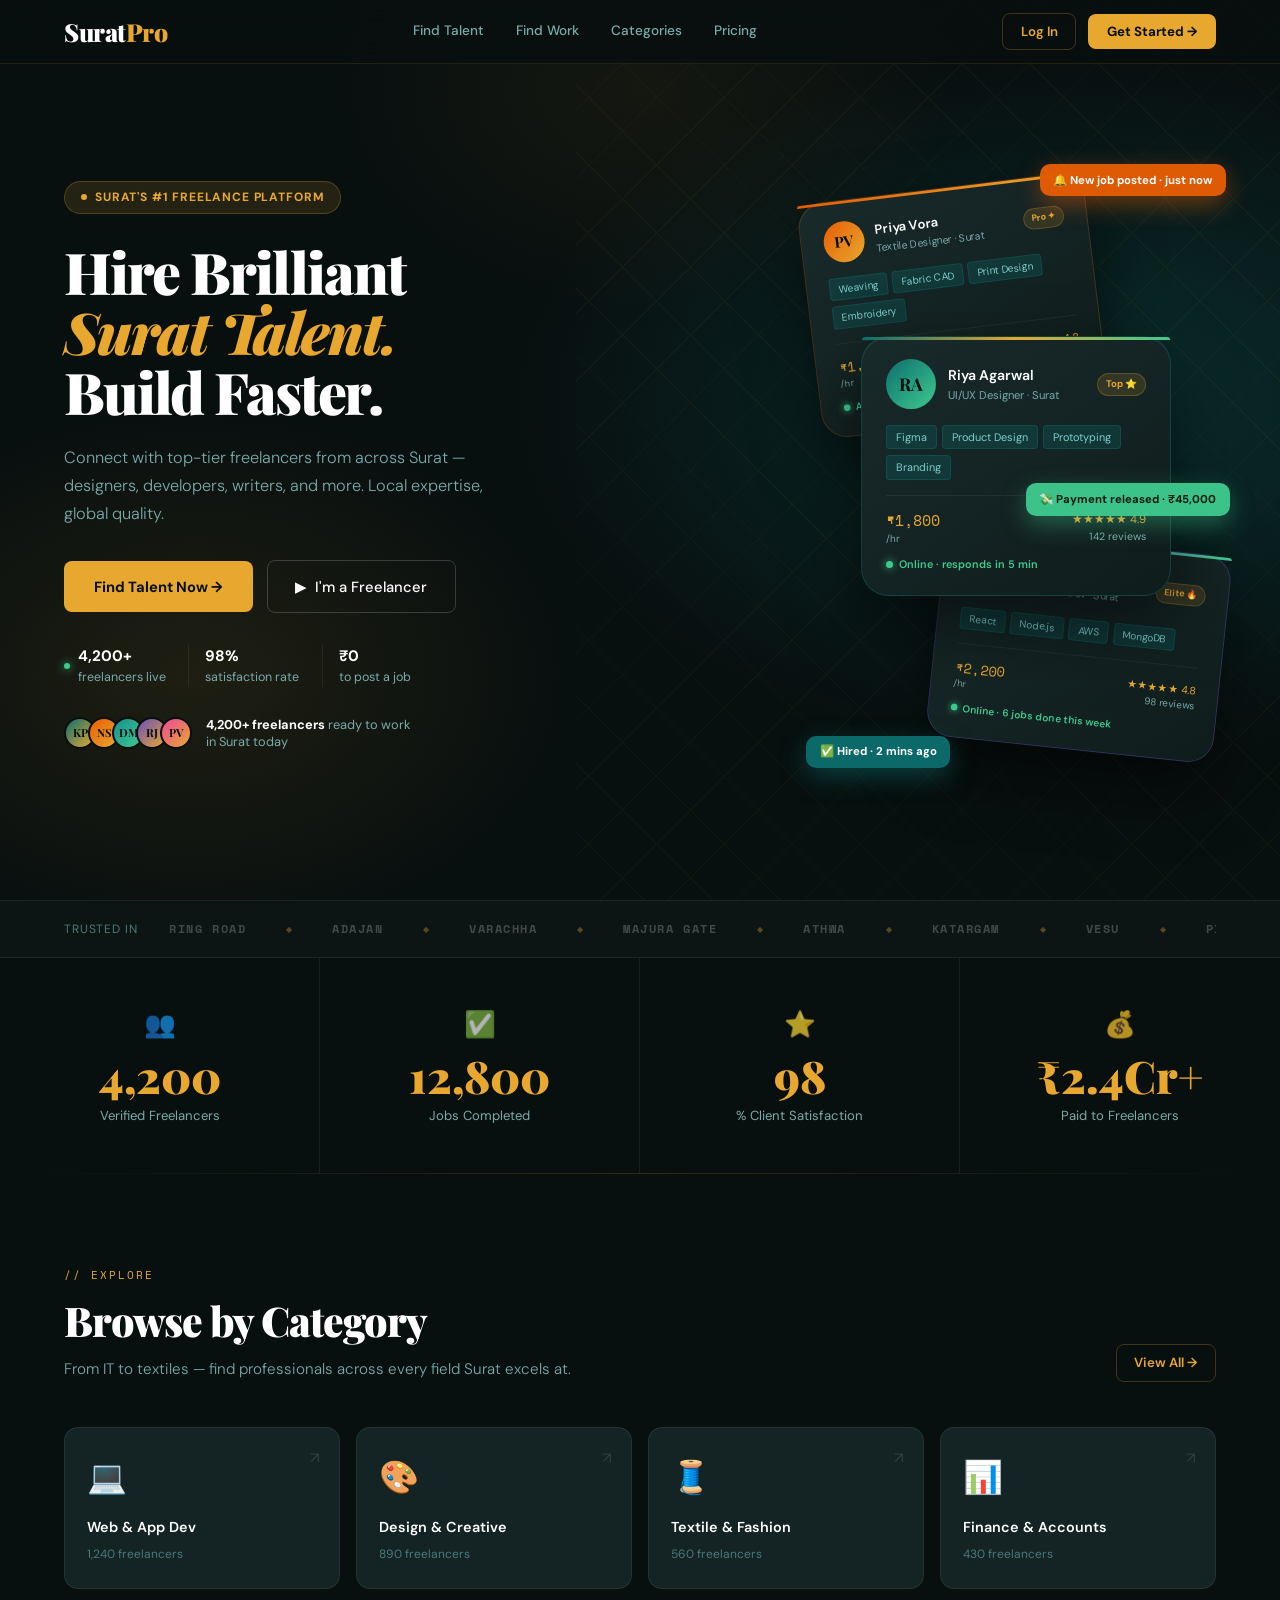
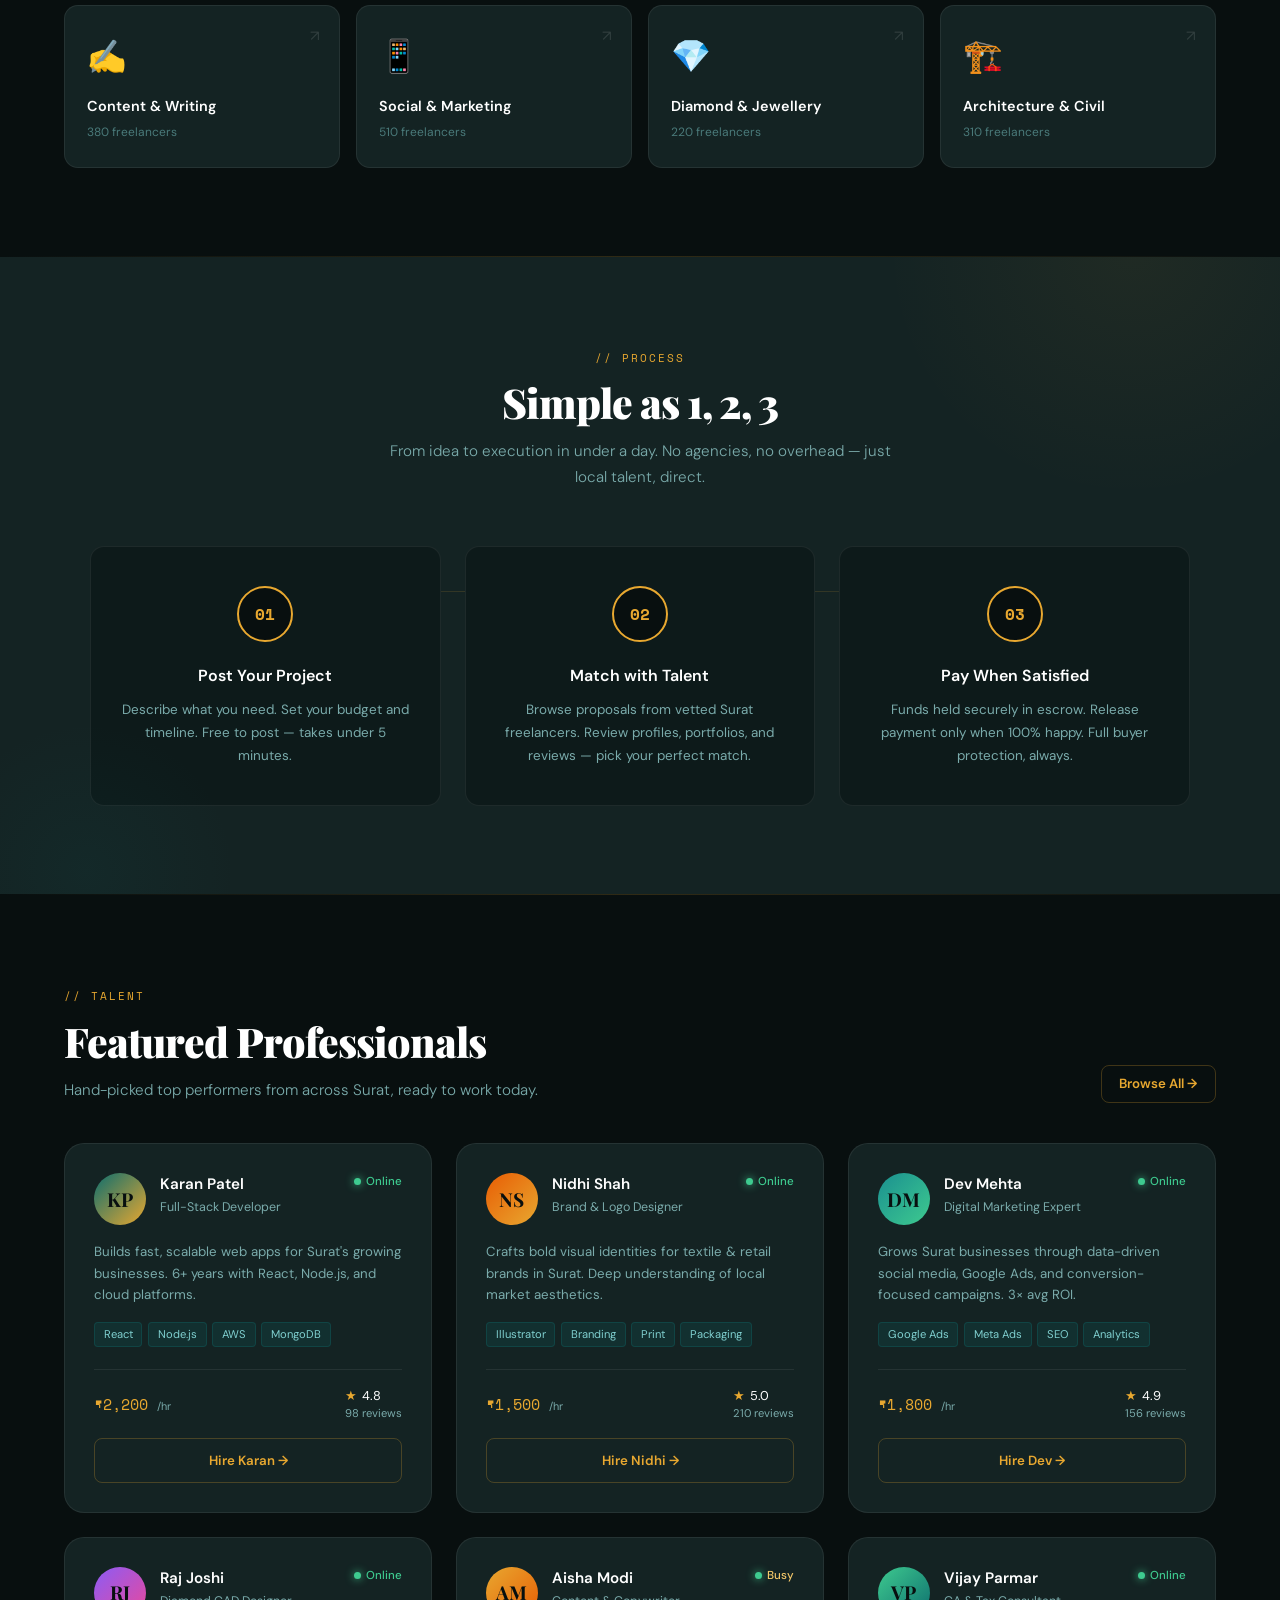
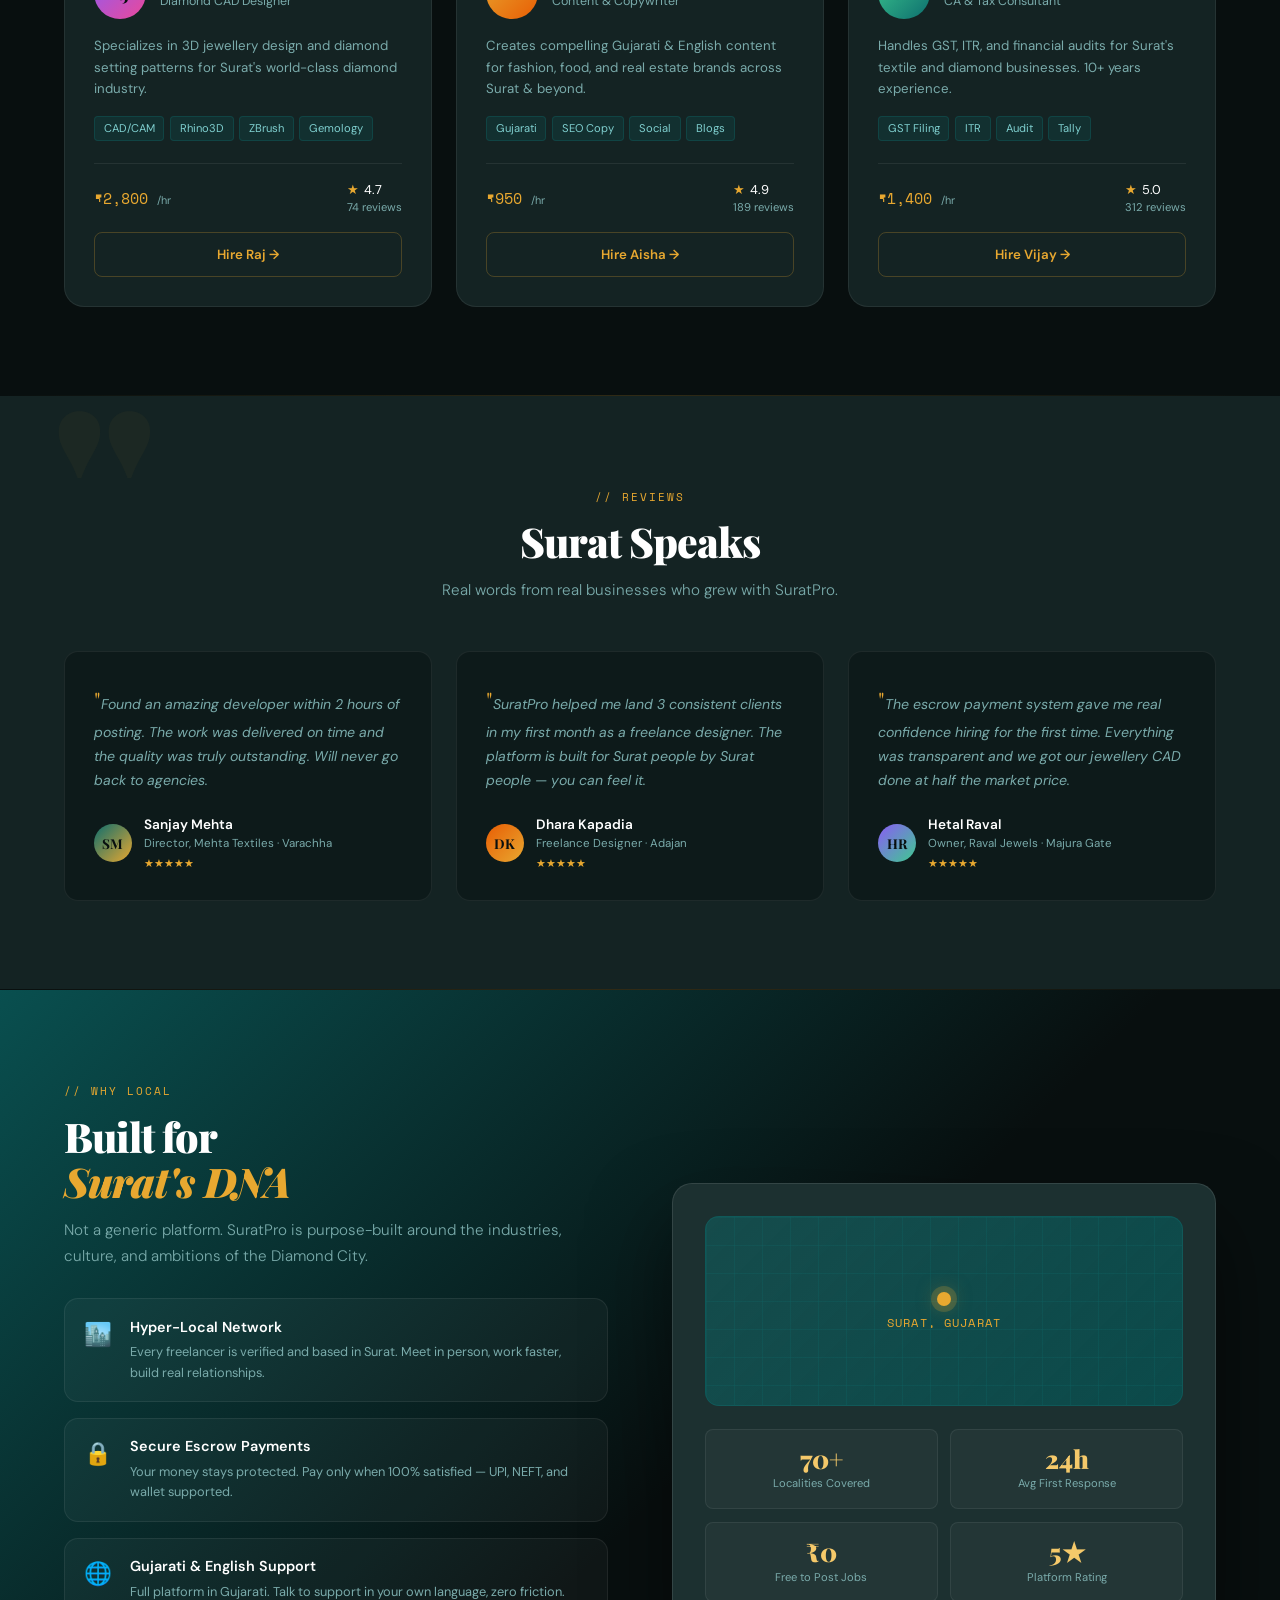
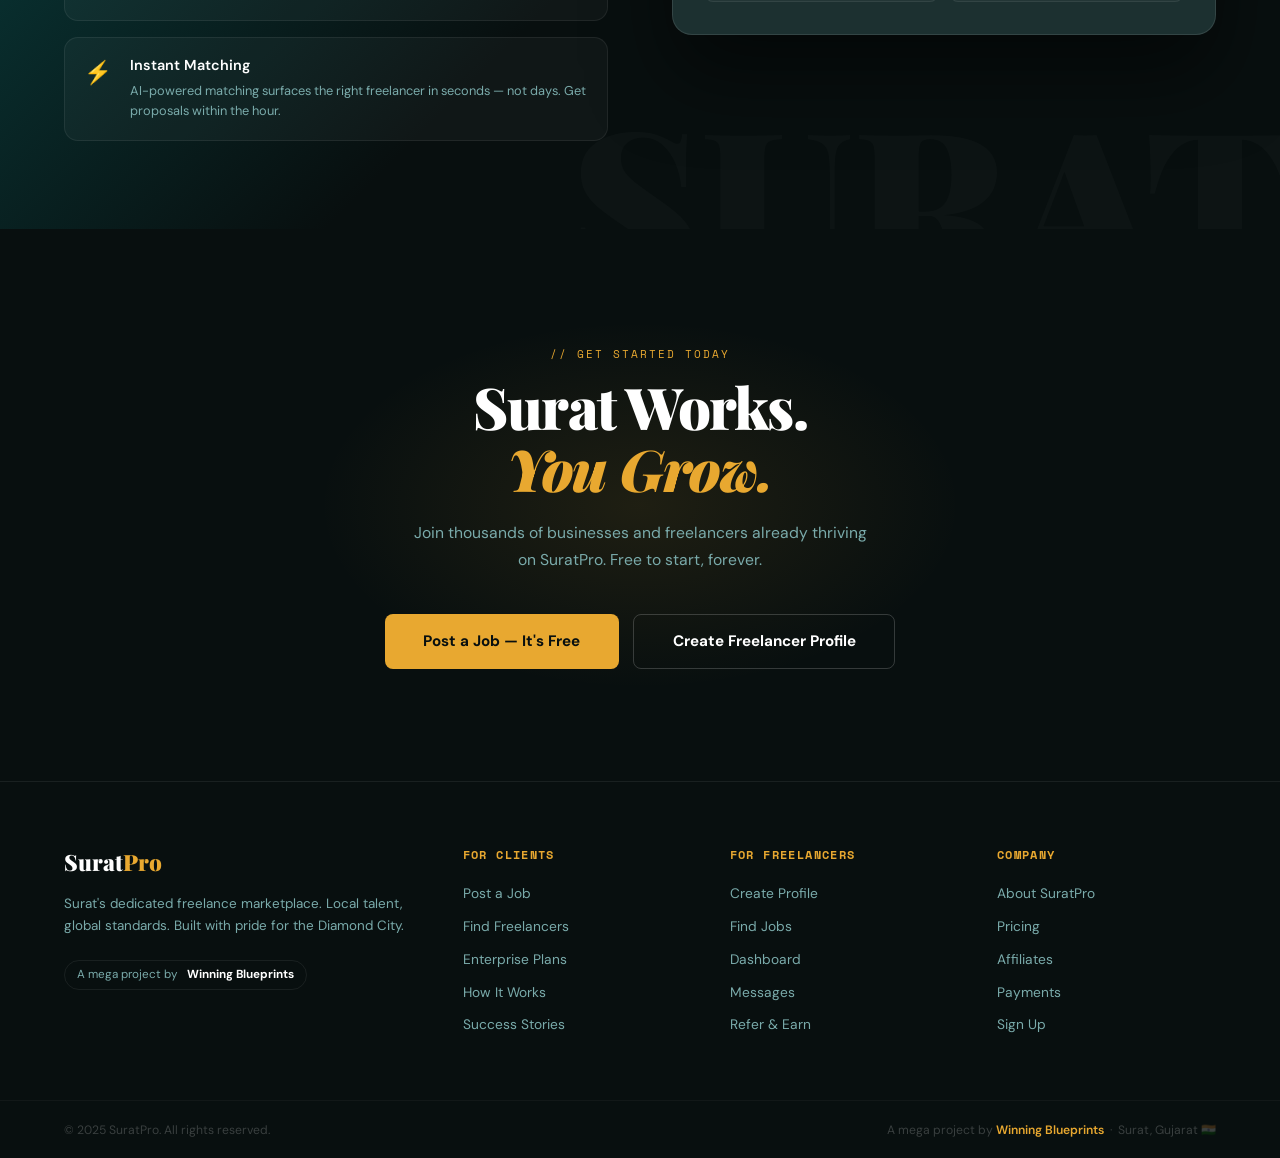
<file: html/index.html>
<!DOCTYPE html>
<html lang="en">
<head>
<meta charset="UTF-8">
<meta name="viewport" content="width=device-width, initial-scale=1.0">
<title>SuratPro — Surat's Freelance Marketplace</title>
<link rel="preconnect" href="https://fonts.googleapis.com">
<link href="https://fonts.googleapis.com/css2?family=Playfair+Display:ital,wght@0,700;0,900;1,700&family=DM+Sans:opsz,wght@9..40,300;9..40,400;9..40,500;9..40,600;9..40,700&family=Space+Mono:wght@400;700&display=swap" rel="stylesheet">
<style>
:root {
  --gold: #E8A830;
  --gold-light: #F5C96A;
  --gold-dim: rgba(232,168,48,0.12);
  --teal: #0D6E6E;
  --teal-dark: #094F4F;
  --teal-light: #1A9090;
  --saffron: #E85D04;
  --cream: #FDF6EC;
  --dark: #080F0F;
  --dark2: #0D1A1A;
  --mid: #142323;
  --mid2: #1C3030;
  --white: #FFFFFF;
  --text-muted: #7AABAB;
  --text-dim: #4A7A7A;
  --border: rgba(255,255,255,0.07);
  --border-gold: rgba(232,168,48,0.25);
  --green: #3ECA8F;
  --purple: #8B5CF6;
  --pink: #EC4899;
  --radius-sm: 8px;
  --radius-md: 14px;
  --radius-lg: 20px;
  --radius-xl: 28px;
}

*, *::before, *::after { box-sizing: border-box; margin: 0; padding: 0; }
html { scroll-behavior: smooth; -webkit-text-size-adjust: 100%; }
body {
  font-family: 'DM Sans', sans-serif;
  background: var(--dark);
  color: var(--white);
  overflow-x: hidden;
  line-height: 1.5;
}
img { max-width: 100%; display: block; }
a { text-decoration: none; }

::-webkit-scrollbar { width: 4px; }
::-webkit-scrollbar-track { background: var(--dark); }
::-webkit-scrollbar-thumb { background: var(--teal); border-radius: 4px; }

/* ─── NAV ─── */
nav {
  position: fixed; top: 0; left: 0; right: 0; z-index: 200;
  display: flex; align-items: center; justify-content: space-between;
  padding: 0 5%; height: 64px;
  background: rgba(8,15,15,0.88);
  backdrop-filter: blur(20px);
  -webkit-backdrop-filter: blur(20px);
  border-bottom: 1px solid rgba(232,168,48,0.12);
  transition: all 0.3s;
}
nav.scrolled {
  background: rgba(8,15,15,0.98);
  box-shadow: 0 8px 32px rgba(0,0,0,0.4);
}
.logo {
  font-family: 'Playfair Display', serif;
  font-size: 1.55rem; font-weight: 900;
  letter-spacing: -0.5px; color: var(--white); flex-shrink: 0;
}
.logo span { color: var(--gold); }
.nav-links { display: flex; gap: 2rem; list-style: none; font-size: 0.85rem; font-weight: 500; }
.nav-links a { color: var(--text-muted); transition: color 0.2s; }
.nav-links a:hover { color: var(--gold); }
.nav-right { display: flex; gap: 0.7rem; align-items: center; }
.btn-outline {
  padding: 0.5rem 1.1rem;
  border: 1.5px solid var(--border-gold); color: var(--gold);
  background: transparent; border-radius: var(--radius-sm);
  font-family: 'DM Sans', sans-serif; font-size: 0.83rem; font-weight: 600;
  cursor: pointer; transition: all 0.2s;
  display: inline-flex; align-items: center; white-space: nowrap;
}
.btn-outline:hover { background: var(--gold); color: var(--dark); }
.btn-solid {
  padding: 0.5rem 1.2rem; background: var(--gold); color: var(--dark);
  border: none; border-radius: var(--radius-sm);
  font-family: 'DM Sans', sans-serif; font-size: 0.83rem; font-weight: 700;
  cursor: pointer; transition: all 0.2s;
  display: inline-flex; align-items: center; white-space: nowrap;
}
.btn-solid:hover { background: var(--gold-light); transform: translateY(-1px); }
.hamburger {
  display: none; flex-direction: column; gap: 5px;
  cursor: pointer; padding: 6px; background: none; border: none;
  -webkit-tap-highlight-color: transparent;
}
.hamburger span {
  display: block; width: 22px; height: 2px;
  background: var(--white); border-radius: 2px; transition: all 0.3s;
}
.hamburger.open span:nth-child(1) { transform: rotate(45deg) translate(5px, 5px); }
.hamburger.open span:nth-child(2) { opacity: 0; }
.hamburger.open span:nth-child(3) { transform: rotate(-45deg) translate(5px, -5px); }
.mobile-nav {
  display: none; position: fixed; top: 64px; left: 0; right: 0; z-index: 199;
  background: var(--dark2); border-bottom: 1px solid var(--border-gold);
  padding: 1.5rem 5% 2rem; flex-direction: column; gap: 0;
  animation: slideDown 0.25s ease;
}
.mobile-nav.open { display: flex; }
@keyframes slideDown {
  from { opacity: 0; transform: translateY(-10px); }
  to { opacity: 1; transform: translateY(0); }
}
.mobile-nav a {
  display: block; padding: 0.9rem 0;
  border-bottom: 1px solid var(--border);
  color: var(--text-muted); font-size: 0.95rem; font-weight: 500; transition: color 0.2s;
}
.mobile-nav a:last-child { border-bottom: none; }
.mobile-nav a:hover { color: var(--gold); }
.mobile-nav-cta { display: flex; gap: 0.8rem; padding-top: 1.2rem; flex-wrap: wrap; }
.mobile-nav-cta .btn-outline,
.mobile-nav-cta .btn-solid { flex: 1; justify-content: center; padding: 0.7rem 1rem; font-size: 0.9rem; }

/* ─────────────────────────────────────
   HERO — THE BIG SHOW
   ───────────────────────────────────── */
.hero {
  min-height: 100vh;
  display: grid;
  grid-template-columns: 1fr 1fr;
  align-items: center;
  padding: 7rem 5% 5rem;
  position: relative;
  overflow: hidden;
  gap: 2rem;
}

/* ── Animated gradient bg ── */
.hero-bg {
  position: absolute; inset: 0; pointer-events: none;
  background:
    radial-gradient(ellipse 70% 60% at 85% 45%, rgba(13,110,110,0.32) 0%, transparent 65%),
    radial-gradient(ellipse 50% 50% at 15% 75%, rgba(232,168,48,0.1) 0%, transparent 60%),
    radial-gradient(ellipse 35% 35% at 50% 10%, rgba(232,168,48,0.06) 0%, transparent 70%);
  animation: bgShift 10s ease-in-out infinite alternate;
}
@keyframes bgShift {
  from { opacity: 1; }
  to { opacity: 0.75; filter: hue-rotate(8deg); }
}

/* ── Particles ── */
.particles {
  position: absolute; inset: 0; pointer-events: none; overflow: hidden;
}
.particle {
  position: absolute;
  border-radius: 50%;
  animation: particleDrift linear infinite;
  opacity: 0;
}
@keyframes particleDrift {
  0% { transform: translateY(110vh) scale(0); opacity: 0; }
  10% { opacity: 1; }
  90% { opacity: 0.6; }
  100% { transform: translateY(-10vh) scale(1.2); opacity: 0; }
}

/* ── Geo lines ── */
.geo-lines {
  position: absolute; top: 0; right: 0;
  width: 55%; height: 100%; opacity: 0.04;
  background-image:
    repeating-linear-gradient(45deg, var(--gold) 0, var(--gold) 1px, transparent 0, transparent 48px),
    repeating-linear-gradient(-45deg, var(--gold) 0, var(--gold) 1px, transparent 0, transparent 48px);
  pointer-events: none;
  animation: geoShift 12s ease-in-out infinite alternate;
}
@keyframes geoShift {
  from { transform: translateX(0); }
  to { transform: translateX(20px); }
}

/* ── Hero Left ── */
.hero-left {
  position: relative; z-index: 2;
  animation: fadeUp 0.9s cubic-bezier(0.22,1,0.36,1) both;
}
.hero-badge {
  display: inline-flex; align-items: center; gap: 0.5rem;
  background: var(--gold-dim); border: 1px solid var(--border-gold);
  color: var(--gold); padding: 0.4rem 1rem; border-radius: 100px;
  font-size: 0.75rem; font-weight: 700;
  letter-spacing: 0.07em; text-transform: uppercase;
  margin-bottom: 1.8rem;
  animation: badgePop 0.6s 0.3s cubic-bezier(0.34,1.56,0.64,1) both;
}
@keyframes badgePop {
  from { opacity: 0; transform: scale(0.8) translateY(10px); }
  to { opacity: 1; transform: scale(1) translateY(0); }
}
.hero-badge-dot {
  width: 6px; height: 6px; border-radius: 50%; background: var(--gold);
  flex-shrink: 0; animation: dotPulse 1.5s ease-in-out infinite;
}
@keyframes dotPulse {
  0%,100% { box-shadow: 0 0 0 0 rgba(232,168,48,0.6); }
  50% { box-shadow: 0 0 0 5px rgba(232,168,48,0); }
}
h1 {
  font-family: 'Playfair Display', serif;
  font-size: clamp(2.8rem, 4.5vw, 5rem);
  font-weight: 900;
  line-height: 1.04;
  letter-spacing: -2px;
  margin-bottom: 1.4rem;
}
h1 em { font-style: italic; color: var(--gold); display: block; }
.hero-sub {
  font-size: 1.02rem; color: var(--text-muted); line-height: 1.72;
  max-width: 460px; margin-bottom: 2rem; font-weight: 300;
}
.hero-cta { display: flex; gap: 0.9rem; align-items: center; flex-wrap: wrap; }
.btn-hero {
  padding: 0.9rem 1.9rem; background: var(--gold); color: var(--dark);
  border: none; border-radius: var(--radius-sm);
  font-family: 'DM Sans', sans-serif; font-size: 0.92rem; font-weight: 700;
  cursor: pointer; transition: all 0.25s;
  display: inline-flex; align-items: center; gap: 0.4rem;
  position: relative; overflow: hidden;
}
.btn-hero::after {
  content: ''; position: absolute; inset: 0;
  background: linear-gradient(105deg, transparent 40%, rgba(255,255,255,0.25) 60%, transparent 70%);
  transform: translateX(-100%); transition: transform 0.5s;
}
.btn-hero:hover::after { transform: translateX(100%); }
.btn-hero:hover { background: var(--gold-light); transform: translateY(-2px); box-shadow: 0 14px 36px rgba(232,168,48,0.35); }
.btn-hero-ghost {
  padding: 0.9rem 1.7rem; background: transparent; color: var(--white);
  border: 1.5px solid rgba(255,255,255,0.18); border-radius: var(--radius-sm);
  font-family: 'DM Sans', sans-serif; font-size: 0.92rem; font-weight: 500;
  cursor: pointer; transition: all 0.2s;
  display: inline-flex; align-items: center; gap: 0.5rem;
}
.btn-hero-ghost:hover { border-color: rgba(255,255,255,0.45); background: rgba(255,255,255,0.06); }

/* ── Live stats strip ── */
.hero-live-strip {
  display: flex; gap: 1.4rem; margin-top: 2rem; flex-wrap: wrap;
}
.live-stat {
  display: flex; align-items: center; gap: 0.5rem;
  font-size: 0.78rem; color: var(--text-muted);
}
.live-stat strong { color: var(--white); font-weight: 700; font-size: 0.95rem; }
.live-stat-dot {
  width: 6px; height: 6px; border-radius: 50%;
  background: var(--green); flex-shrink: 0;
  box-shadow: 0 0 8px var(--green);
  animation: dotPulse 1.8s ease-in-out infinite;
}

.hero-trust { margin-top: 2rem; display: flex; align-items: center; flex-wrap: wrap; gap: 0; }
.avatar-stack { display: flex; }
.avatar-stack-img {
  width: 32px; height: 32px; border-radius: 50%;
  border: 2px solid var(--dark); margin-left: -8px;
  font-size: 0.7rem; font-weight: 700;
  display: flex; align-items: center; justify-content: center;
  color: var(--dark); font-family: 'Playfair Display', serif;
}
.avatar-stack-img:first-child { margin-left: 0; }
.hero-trust-text { margin-left: 0.9rem; font-size: 0.8rem; color: var(--text-muted); line-height: 1.4; }
.hero-trust-text strong { color: var(--white); }

/* ─────────────────────────
   HERO RIGHT — 3-CARD FAN
   ───────────────────────── */
.hero-right {
  position: relative; z-index: 2;
  display: flex; justify-content: flex-end; align-items: center;
}

/* The scene is a tall column that holds 3 staggered cards */
.cards-scene {
  position: relative;
  width: 100%; max-width: 400px;
  height: 620px;
  display: flex; flex-direction: column;
  align-items: center; justify-content: center;
  gap: 0;
}

/* ── Shared hero card base ── */
.hero-card {
  position: absolute;
  width: 310px;
  background: linear-gradient(145deg, #192a2a, #0f1c1c);
  border: 1px solid rgba(255,255,255,0.09);
  border-radius: var(--radius-xl);
  padding: 1.4rem 1.5rem;
  box-shadow: 0 30px 70px rgba(0,0,0,0.55), inset 0 1px 0 rgba(255,255,255,0.05);
  transition: transform 0.4s cubic-bezier(0.22,1,0.36,1), box-shadow 0.4s, border-color 0.3s, z-index 0s;
  cursor: pointer;
}

/* ── Card 1 — top-left, behind ── */
.hero-card-1 {
  top: 20px;
  left: 0;
  transform: rotate(-7deg) translateX(-18px) translateY(0px) scale(0.93);
  z-index: 1;
  animation: cardDrift1 6s 0s ease-in-out infinite;
  border-color: rgba(232,93,4,0.25);
}
.hero-card-1:hover {
  transform: rotate(-2deg) translateX(-10px) translateY(-10px) scale(0.97) !important;
  z-index: 5 !important;
  border-color: rgba(232,93,4,0.6) !important;
  box-shadow: 0 40px 80px rgba(0,0,0,0.6), 0 0 30px rgba(232,93,4,0.2) !important;
}
@keyframes cardDrift1 {
  0%,100% { transform: rotate(-7deg) translateX(-18px) translateY(0px) scale(0.93); }
  50%      { transform: rotate(-6deg) translateX(-18px) translateY(-10px) scale(0.93); }
}

/* ── Card 2 — center, front ── */
.hero-card-2 {
  top: 50%; left: 50%;
  transform: translate(-50%, -50%) rotate(0deg) scale(1);
  z-index: 3;
  animation: cardDrift2 5s 0.5s ease-in-out infinite;
  border-color: rgba(13,110,110,0.4);
}
.hero-card-2:hover {
  transform: translate(-50%, -54%) rotate(0deg) scale(1.03) !important;
  z-index: 6 !important;
  border-color: var(--gold) !important;
  box-shadow: 0 50px 90px rgba(0,0,0,0.65), 0 0 40px rgba(232,168,48,0.2) !important;
}
@keyframes cardDrift2 {
  0%,100% { transform: translate(-50%, -50%) rotate(0deg) scale(1); }
  33%      { transform: translate(-50%, -54%) rotate(0.5deg) scale(1); }
  66%      { transform: translate(-50%, -52%) rotate(-0.4deg) scale(1); }
}

/* ── Card 3 — bottom-right, behind ── */
.hero-card-3 {
  bottom: 20px;
  right: 0;
  transform: rotate(6deg) translateX(18px) translateY(0px) scale(0.93);
  z-index: 2;
  animation: cardDrift3 7s 1.2s ease-in-out infinite;
  border-color: rgba(139,92,246,0.25);
}
.hero-card-3:hover {
  transform: rotate(2deg) translateX(10px) translateY(-10px) scale(0.97) !important;
  z-index: 5 !important;
  border-color: rgba(139,92,246,0.6) !important;
  box-shadow: 0 40px 80px rgba(0,0,0,0.6), 0 0 30px rgba(139,92,246,0.2) !important;
}
@keyframes cardDrift3 {
  0%,100% { transform: rotate(6deg) translateX(18px) translateY(0px) scale(0.93); }
  50%      { transform: rotate(5deg) translateX(18px) translateY(-12px) scale(0.93); }
}

/* Card internals */
.card-header { display: flex; align-items: center; gap: 0.75rem; margin-bottom: 0.95rem; }
.avatar {
  width: 44px; height: 44px; border-radius: 50%;
  display: flex; align-items: center; justify-content: center;
  font-size: 1rem; font-weight: 700; color: var(--dark);
  font-family: 'Playfair Display', serif; flex-shrink: 0;
}
.avatar-lg { width: 50px; height: 50px; font-size: 1.1rem; }
.card-name { font-weight: 600; font-size: 0.88rem; }
.card-role { font-size: 0.7rem; color: var(--text-muted); margin-top: 1px; }
.card-badge-pill {
  margin-left: auto; flex-shrink: 0;
  background: rgba(232,168,48,0.14); color: var(--gold);
  padding: 0.2rem 0.5rem; border-radius: 100px;
  font-size: 0.6rem; font-weight: 700; white-space: nowrap;
  border: 1px solid var(--border-gold);
}
.card-skills { display: flex; flex-wrap: wrap; gap: 0.35rem; margin-bottom: 0.95rem; }
.skill-tag {
  background: rgba(13,110,110,0.28); color: #7FCFCF;
  padding: 0.2rem 0.55rem; border-radius: 4px; font-size: 0.68rem;
  border: 1px solid rgba(13,110,110,0.4);
}
.card-footer {
  display: flex; justify-content: space-between; align-items: center;
  border-top: 1px solid rgba(255,255,255,0.06); padding-top: 0.85rem;
}
.card-rate { font-family: 'Space Mono', monospace; font-size: 0.93rem; color: var(--gold); }
.card-rate small { font-size: 0.62rem; color: var(--text-muted); font-family: 'DM Sans', sans-serif; display: block; }
.card-stars-wrap { text-align: right; }
.card-stars { color: var(--gold); font-size: 0.72rem; }
.card-reviews { font-size: 0.66rem; color: var(--text-muted); }

/* Card accent top bar */
.card-accent-bar {
  position: absolute; top: 0; left: 0; right: 0; height: 3px;
  border-radius: var(--radius-xl) var(--radius-xl) 0 0;
}

/* Card online indicator */
.card-online-dot {
  display: flex; align-items: center; gap: 0.35rem;
  font-size: 0.68rem; font-weight: 600; margin-top: 0.6rem;
}
.card-online-dot::before {
  content: ''; width: 7px; height: 7px; border-radius: 50%;
  background: var(--green); box-shadow: 0 0 8px var(--green);
  animation: dotPulse 1.5s ease-in-out infinite;
}

/* ── Floating notification chips ── */
.float-chip {
  position: absolute;
  padding: 0.48rem 0.85rem;
  border-radius: 10px; font-size: 0.71rem; font-weight: 700;
  display: flex; align-items: center; gap: 0.4rem;
  white-space: nowrap; z-index: 10; backdrop-filter: blur(12px);
}
.chip-new {
  top: 8px; right: -10px;
  background: rgba(232,93,4,0.96); color: #fff;
  box-shadow: 0 8px 24px rgba(232,93,4,0.45);
  animation: chipFloat 3.5s 0.4s ease-in-out infinite;
}
.chip-hired {
  bottom: 8px; left: -10px;
  background: rgba(13,110,110,0.96); color: #fff;
  box-shadow: 0 8px 24px rgba(13,110,110,0.5);
  animation: chipFloat 4.5s 1.2s ease-in-out infinite;
}
.chip-payment {
  bottom: 42%; right: -14px;
  background: rgba(62,202,143,0.96); color: #041a10;
  box-shadow: 0 8px 24px rgba(62,202,143,0.4);
  animation: chipFloat 4s 2s ease-in-out infinite;
}
@keyframes chipFloat {
  0%,100% { transform: translateY(0); }
  50% { transform: translateY(-8px); }
}

/* ── Background glow ── */
.cards-glow {
  position: absolute; top: 50%; left: 50%;
  transform: translate(-50%,-50%);
  width: 340px; height: 340px; border-radius: 50%;
  background: radial-gradient(circle, rgba(13,110,110,0.22) 0%, transparent 70%);
  pointer-events: none; z-index: 0;
  animation: glowPulse 4s ease-in-out infinite;
}
@keyframes glowPulse {
  0%,100% { opacity: 0.6; transform: translate(-50%,-50%) scale(1); }
  50% { opacity: 1; transform: translate(-50%,-50%) scale(1.18); }
}

/* ─── TRUST BAR ─── */
.trust-bar {
  padding: 1.2rem 5%;
  border-top: 1px solid var(--border); border-bottom: 1px solid var(--border);
  background: rgba(255,255,255,0.018);
  display: flex; align-items: center; gap: 2rem; overflow: hidden;
}
.trust-label {
  font-size: 0.75rem; color: var(--text-dim);
  letter-spacing: 0.07em; text-transform: uppercase; white-space: nowrap; flex-shrink: 0;
}
.trust-scroll {
  display: flex; gap: 0; align-items: center;
  overflow: hidden; flex: 1;
}
.trust-track {
  display: flex; gap: 2.5rem; align-items: center;
  animation: trustScroll 18s linear infinite;
  white-space: nowrap;
}
@keyframes trustScroll {
  from { transform: translateX(0); }
  to { transform: translateX(-50%); }
}
.trust-item {
  font-family: 'Space Mono', monospace; font-size: 0.73rem; font-weight: 700;
  color: rgba(255,255,255,0.22); letter-spacing: 0.13em; text-transform: uppercase;
  white-space: nowrap; cursor: default; transition: color 0.2s;
}
.trust-item:hover { color: rgba(255,255,255,0.55); }
.trust-dot { color: rgba(232,168,48,0.35); font-size: 0.5rem; }

/* ─── STATS ─── */
.stats-section { display: grid; grid-template-columns: repeat(4,1fr); }
.stat-item {
  padding: 3rem 1.5rem; text-align: center;
  border-right: 1px solid var(--border); background: var(--dark);
  position: relative; overflow: hidden; transition: background 0.3s;
}
.stat-item:last-child { border-right: none; }
.stat-item::before {
  content: '';
  position: absolute; inset: 0;
  background: radial-gradient(circle at 50% 100%, rgba(13,110,110,0.15) 0%, transparent 70%);
  opacity: 0; transition: opacity 0.4s;
}
.stat-item:hover::before { opacity: 1; }
.stat-item::after {
  content: ''; position: absolute; bottom: 0; left: 20%; right: 20%;
  height: 2px; background: linear-gradient(to right, transparent, var(--gold), transparent);
  transform: scaleX(0); transform-origin: center; transition: transform 0.4s cubic-bezier(0.22,1,0.36,1);
}
.stat-item:hover::after { transform: scaleX(1); }
.stat-icon { font-size: 1.6rem; margin-bottom: 0.6rem; display: block; opacity: 0.7; }
.stat-num {
  font-family: 'Playfair Display', serif;
  font-size: clamp(2.2rem, 3.5vw, 3.2rem); font-weight: 900; color: var(--gold);
  line-height: 1; margin-bottom: 0.4rem;
}
.stat-label { font-size: 0.82rem; color: var(--text-muted); font-weight: 400; }

/* ─── DIVIDER ─── */
.divider { height: 1px; background: linear-gradient(to right, transparent, rgba(232,168,48,0.18), transparent); }

/* ─── SHARED SECTION HEADER ─── */
.sec-tag {
  display: inline-block;
  font-family: 'Space Mono', monospace; font-size: 0.68rem;
  letter-spacing: 0.18em; text-transform: uppercase; color: var(--gold); margin-bottom: 0.9rem;
}
.sec-title {
  font-family: 'Playfair Display', serif;
  font-size: clamp(1.9rem, 3.2vw, 2.8rem); font-weight: 900; line-height: 1.1;
  letter-spacing: -1px; margin-bottom: 0.8rem;
}
.sec-sub { color: var(--text-muted); font-size: 0.95rem; line-height: 1.72; max-width: 520px; font-weight: 300; }

/* ─── CATEGORIES ─── */
.categories { padding: 5.5rem 5%; }
.cats-header {
  display: flex; justify-content: space-between; align-items: flex-end;
  margin-bottom: 2.8rem; gap: 1rem;
}
.cat-grid {
  display: grid; grid-template-columns: repeat(4,1fr); gap: 1rem;
}
.cat-card {
  background: var(--mid); border: 1px solid var(--border);
  border-radius: var(--radius-md); padding: 1.6rem 1.4rem;
  cursor: pointer; transition: all 0.3s cubic-bezier(0.22,1,0.36,1);
  position: relative; overflow: hidden; display: block;
  -webkit-tap-highlight-color: transparent; min-height: 150px;
}
.cat-card-glow {
  position: absolute; inset: 0; border-radius: inherit;
  background: radial-gradient(circle at 30% 30%, rgba(13,110,110,0.25), transparent 60%);
  opacity: 0; transition: opacity 0.35s;
}
.cat-card::after {
  content: ''; position: absolute; bottom: 0; left: 0; right: 0; height: 2px;
  background: linear-gradient(to right, var(--teal), var(--gold));
  transform: scaleX(0); transform-origin: left; transition: transform 0.35s ease;
}
.cat-card:hover { border-color: var(--border-gold); transform: translateY(-5px); box-shadow: 0 20px 50px rgba(0,0,0,0.4); }
.cat-card:hover .cat-card-glow { opacity: 1; }
.cat-card:hover::after { transform: scaleX(1); }
.cat-icon { font-size: 2rem; margin-bottom: 1rem; display: block; transition: transform 0.3s; }
.cat-card:hover .cat-icon { transform: scale(1.15) rotate(-5deg); }
.cat-name { font-size: 0.9rem; font-weight: 600; margin-bottom: 0.35rem; color: var(--white); position: relative; }
.cat-count { font-size: 0.75rem; color: var(--text-dim); position: relative; }
.cat-arrow {
  position: absolute; top: 1.2rem; right: 1.2rem;
  color: rgba(255,255,255,0.12); font-size: 0.95rem; transition: all 0.2s;
}
.cat-card:hover .cat-arrow { color: var(--gold); transform: translate(3px,-3px); }
/* Accent glow by cat */
.cat-card[data-color="teal"]:hover { box-shadow: 0 20px 50px rgba(13,110,110,0.25); }
.cat-card[data-color="gold"]:hover { box-shadow: 0 20px 50px rgba(232,168,48,0.2); }
.cat-card[data-color="saffron"]:hover { box-shadow: 0 20px 50px rgba(232,93,4,0.2); }

/* ─── HOW IT WORKS ─── */
.how {
  padding: 5.5rem 5%; background: var(--mid);
  position: relative; overflow: hidden;
}
.how::before {
  content: ''; position: absolute; top: -40%; right: -8%;
  width: 500px; height: 500px; border-radius: 50%;
  background: radial-gradient(circle, rgba(232,168,48,0.055) 0%, transparent 70%);
  pointer-events: none;
}
.how::after {
  content: ''; position: absolute; bottom: -20%; left: -5%;
  width: 300px; height: 300px; border-radius: 50%;
  background: radial-gradient(circle, rgba(13,110,110,0.08) 0%, transparent 70%);
  pointer-events: none;
}
.how-inner { max-width: 1100px; margin: 0 auto; }
.how-header { text-align: center; margin-bottom: 3.5rem; }
.how-header .sec-sub { margin: 0 auto; }
.steps { display: grid; grid-template-columns: repeat(3,1fr); gap: 1.5rem; position: relative; }
.steps-connector {
  position: absolute; top: 2.8rem; left: calc(16.66% + 0.75rem); right: calc(16.66% + 0.75rem);
  height: 1px; background: linear-gradient(to right, transparent, var(--gold), var(--gold), transparent);
  opacity: 0.2; pointer-events: none;
}
.step {
  text-align: center; padding: 2.4rem 1.8rem;
  background: var(--dark2); border: 1px solid var(--border);
  border-radius: var(--radius-md); transition: all 0.3s; position: relative; overflow: hidden;
}
.step-bg-glow {
  position: absolute; inset: 0;
  background: radial-gradient(circle at 50% 0%, rgba(232,168,48,0.07), transparent 65%);
  opacity: 0; transition: opacity 0.35s;
}
.step:hover { border-color: var(--border-gold); transform: translateY(-4px); box-shadow: 0 24px 60px rgba(0,0,0,0.4); }
.step:hover .step-bg-glow { opacity: 1; }
.step-num {
  width: 56px; height: 56px; border-radius: 50%; background: var(--dark);
  border: 2px solid var(--gold);
  display: flex; align-items: center; justify-content: center; margin: 0 auto 1.4rem;
  font-family: 'Space Mono', monospace; font-size: 1rem; font-weight: 700; color: var(--gold);
  position: relative; z-index: 1; transition: all 0.3s;
}
.step:hover .step-num { background: var(--gold); color: var(--dark); box-shadow: 0 0 0 8px rgba(232,168,48,0.12); }
.step-title { font-size: 1rem; font-weight: 600; margin-bottom: 0.6rem; position: relative; }
.step-desc { font-size: 0.84rem; color: var(--text-muted); line-height: 1.72; position: relative; }

/* ─── FREELANCERS ─── */
.freelancers { padding: 5.5rem 5%; }
.fl-header { display: flex; justify-content: space-between; align-items: flex-end; margin-bottom: 2.5rem; gap: 1rem; }
.fl-grid { display: grid; grid-template-columns: repeat(3,1fr); gap: 1.5rem; }

.fl-card {
  background: var(--mid); border: 1px solid var(--border);
  border-radius: var(--radius-lg); padding: 1.8rem;
  transition: all 0.35s cubic-bezier(0.22,1,0.36,1); cursor: pointer;
  display: flex; flex-direction: column; position: relative; overflow: hidden;
}
.fl-card-accent {
  position: absolute; top: 0; left: 0; right: 0; height: 3px;
  transform: scaleX(0); transform-origin: left; transition: transform 0.4s ease;
}
.fl-card:hover .fl-card-accent { transform: scaleX(1); }
.fl-card:hover { border-color: var(--border-gold); transform: translateY(-6px); box-shadow: 0 32px 70px rgba(0,0,0,0.45); }
.fl-top { display: flex; align-items: flex-start; gap: 0.9rem; margin-bottom: 1rem; }
.fl-avatar {
  width: 52px; height: 52px; border-radius: 50%;
  display: flex; align-items: center; justify-content: center;
  font-family: 'Playfair Display', serif; font-size: 1.2rem; font-weight: 700; color: var(--dark);
  flex-shrink: 0; transition: transform 0.3s;
}
.fl-card:hover .fl-avatar { transform: scale(1.1); }
.fl-info { flex: 1; min-width: 0; }
.fl-name { font-weight: 600; font-size: 0.95rem; margin-bottom: 2px; }
.fl-title { font-size: 0.78rem; color: var(--text-muted); }
.fl-online {
  flex-shrink: 0; display: flex; align-items: center; gap: 0.35rem;
  font-size: 0.72rem; color: var(--green); font-weight: 500;
}
.fl-online::before {
  content: ''; width: 7px; height: 7px; border-radius: 50%;
  background: var(--green); box-shadow: 0 0 8px var(--green);
  animation: dotPulse 1.5s ease-in-out infinite;
}
.fl-bio { font-size: 0.83rem; color: var(--text-muted); line-height: 1.64; margin-bottom: 1rem; flex: 1; }
.fl-tags { display: flex; flex-wrap: wrap; gap: 0.35rem; margin-bottom: 1.4rem; }
.fl-tag {
  background: rgba(13,110,110,0.18); color: #7FCFCF;
  padding: 0.18rem 0.55rem; border-radius: 4px; font-size: 0.7rem;
  border: 1px solid rgba(13,110,110,0.32); transition: all 0.2s;
}
.fl-tag:hover { background: rgba(13,110,110,0.35); border-color: rgba(13,110,110,0.6); }
.fl-bottom {
  display: flex; justify-content: space-between; align-items: center;
  border-top: 1px solid var(--border); padding-top: 1rem; margin-top: auto;
}
.fl-rate { font-family: 'Space Mono', monospace; font-size: 0.95rem; color: var(--gold); }
.fl-rate small { color: var(--text-muted); font-size: 0.68rem; font-family: 'DM Sans', sans-serif; }
.fl-score { display: flex; align-items: center; gap: 0.3rem; font-size: 0.8rem; }
.star-gold { color: var(--gold); }
.fl-reviews { font-size: 0.7rem; color: var(--text-muted); }
.hire-btn {
  width: 100%; margin-top: 1rem; padding: 0.72rem;
  background: transparent; border: 1.5px solid var(--border-gold);
  color: var(--gold); border-radius: var(--radius-sm);
  font-family: 'DM Sans', sans-serif; font-size: 0.83rem; font-weight: 600;
  cursor: pointer; transition: all 0.25s; position: relative; overflow: hidden;
}
.hire-btn::after {
  content: ''; position: absolute; inset: 0;
  background: linear-gradient(105deg, transparent 40%, rgba(255,255,255,0.12) 60%, transparent 70%);
  transform: translateX(-100%); transition: transform 0.5s;
}
.hire-btn:hover::after { transform: translateX(100%); }
.hire-btn:hover { background: var(--gold); color: var(--dark); border-color: var(--gold); }

/* ─── TESTIMONIALS ─── */
.testimonials { padding: 5.5rem 5%; background: var(--mid); position: relative; overflow: hidden; }
.testimonials::before {
  content: '"'; position: absolute; top: -2rem; left: 4%;
  font-family: 'Playfair Display', serif; font-size: 16rem; font-weight: 900;
  color: rgba(232,168,48,0.04); line-height: 1; pointer-events: none; user-select: none;
}
.testi-header { text-align: center; margin-bottom: 3rem; }
.testi-header .sec-sub { margin: 0 auto; }
.testi-grid { display: grid; grid-template-columns: repeat(3,1fr); gap: 1.5rem; }
.testi-card {
  background: var(--dark2); border: 1px solid var(--border);
  border-radius: var(--radius-md); padding: 1.8rem;
  position: relative; overflow: hidden; transition: all 0.3s;
}
.testi-card:hover { border-color: var(--border-gold); transform: translateY(-4px); box-shadow: 0 24px 60px rgba(0,0,0,0.4); }
.testi-quote {
  font-size: 0.88rem; color: var(--text-muted); line-height: 1.72;
  margin-bottom: 1.4rem; font-style: italic;
}
.testi-quote::before { content: '"'; color: var(--gold); font-size: 1.4rem; font-style: normal; font-family: 'Playfair Display', serif; }
.testi-footer { display: flex; align-items: center; gap: 0.75rem; }
.testi-avatar {
  width: 38px; height: 38px; border-radius: 50%;
  display: flex; align-items: center; justify-content: center;
  font-family: 'Playfair Display', serif; font-size: 0.85rem; font-weight: 700; color: var(--dark);
  flex-shrink: 0;
}
.testi-name { font-weight: 600; font-size: 0.85rem; }
.testi-role { font-size: 0.72rem; color: var(--text-muted); }
.testi-stars { color: var(--gold); font-size: 0.7rem; margin-top: 0.15rem; }
.testi-card-accent {
  position: absolute; top: 0; left: 0; right: 0; height: 2px;
  opacity: 0; transition: opacity 0.3s;
}
.testi-card:hover .testi-card-accent { opacity: 1; }

/* ─── CITY SECTION ─── */
.city-section {
  padding: 5.5rem 5%;
  background: linear-gradient(135deg, var(--teal-dark) 0%, var(--dark) 55%);
  position: relative; overflow: hidden;
}
.city-section::after {
  content: 'SURAT'; position: absolute; bottom: -5rem; right: -1rem;
  font-family: 'Playfair Display', serif; font-size: 17vw; font-weight: 900;
  color: rgba(255,255,255,0.025); line-height: 1; pointer-events: none; user-select: none;
}
.city-inner { display: grid; grid-template-columns: 1fr 1fr; gap: 4rem; align-items: center; position: relative; z-index: 1; }
.city-features { display: flex; flex-direction: column; gap: 1rem; margin-top: 1.8rem; }
.city-feat {
  display: flex; gap: 1.1rem; align-items: flex-start; padding: 1.1rem 1.2rem;
  background: rgba(255,255,255,0.035); border: 1px solid var(--border);
  border-radius: var(--radius-md); transition: all 0.25s;
}
.city-feat:hover { border-color: rgba(232,168,48,0.25); background: rgba(255,255,255,0.065); transform: translateX(5px); }
.feat-icon { font-size: 1.4rem; flex-shrink: 0; margin-top: 1px; }
.feat-title { font-weight: 600; font-size: 0.9rem; margin-bottom: 0.25rem; }
.feat-desc { font-size: 0.8rem; color: var(--text-muted); line-height: 1.6; }
.city-card-big {
  background: var(--mid2); border: 1px solid rgba(255,255,255,0.1);
  border-radius: var(--radius-lg); padding: 2rem;
  box-shadow: 0 40px 80px rgba(0,0,0,0.5);
}
.city-map {
  width: 100%; height: 190px; border-radius: var(--radius-md);
  background: linear-gradient(135deg, rgba(13,110,110,0.45), rgba(9,79,79,0.85));
  margin-bottom: 1.4rem;
  display: flex; align-items: center; justify-content: center;
  position: relative; overflow: hidden; border: 1px solid rgba(13,110,110,0.4);
}
.city-map::before {
  content: ''; position: absolute; inset: 0;
  background-image:
    linear-gradient(rgba(13,110,110,0.22) 1px, transparent 1px),
    linear-gradient(90deg, rgba(13,110,110,0.22) 1px, transparent 1px);
  background-size: 28px 28px;
  animation: gridMove 8s linear infinite;
}
@keyframes gridMove {
  from { background-position: 0 0; }
  to { background-position: 28px 28px; }
}
.map-pin { position: relative; z-index: 1; text-align: center; }
.map-dot {
  width: 14px; height: 14px; background: var(--gold); border-radius: 50%;
  margin: 0 auto 0.5rem;
  box-shadow: 0 0 0 6px rgba(232,168,48,0.2), 0 0 20px rgba(232,168,48,0.5);
  animation: pulse 2s ease-in-out infinite;
}
@keyframes pulse {
  0%,100% { box-shadow: 0 0 0 6px rgba(232,168,48,0.2), 0 0 18px rgba(232,168,48,0.5); }
  50% { box-shadow: 0 0 0 14px rgba(232,168,48,0.05), 0 0 32px rgba(232,168,48,0.35); }
}
.map-label { font-family: 'Space Mono', monospace; font-size: 0.72rem; color: var(--gold); letter-spacing: 0.1em; }
.mini-grid { display: grid; grid-template-columns: 1fr 1fr; gap: 0.8rem; }
.mini-stat {
  text-align: center; padding: 1rem 0.8rem;
  background: rgba(255,255,255,0.03); border-radius: var(--radius-sm);
  border: 1px solid var(--border); transition: all 0.25s;
}
.mini-stat:hover { background: rgba(255,255,255,0.07); border-color: var(--border-gold); }
.mini-num {
  font-family: 'Playfair Display', serif; font-size: 1.6rem; font-weight: 900;
  color: var(--gold-light); line-height: 1; margin-bottom: 0.25rem;
}
.mini-label { font-size: 0.7rem; color: var(--text-muted); }

/* ─── CTA ─── */
.cta-section { padding: 7rem 5%; text-align: center; position: relative; overflow: hidden; }
.cta-section::before {
  content: ''; position: absolute; top: 50%; left: 50%;
  transform: translate(-50%,-50%);
  width: 700px; height: 400px;
  background: radial-gradient(ellipse, rgba(232,168,48,0.1) 0%, transparent 65%);
  pointer-events: none; animation: ctaGlow 6s ease-in-out infinite;
}
@keyframes ctaGlow {
  0%,100% { opacity: 0.8; transform: translate(-50%,-50%) scale(1); }
  50% { opacity: 1; transform: translate(-50%,-50%) scale(1.1); }
}
.cta-inner { position: relative; z-index: 1; }
.cta-section h2 {
  font-family: 'Playfair Display', serif;
  font-size: clamp(2.4rem, 4.5vw, 4.2rem); font-weight: 900; line-height: 1.07;
  letter-spacing: -1.5px; margin-bottom: 1.3rem;
}
.cta-section h2 em { font-style: italic; color: var(--gold); }
.cta-section p { color: var(--text-muted); font-size: 0.98rem; max-width: 460px; margin: 0 auto 2.5rem; line-height: 1.72; }
.cta-btns { display: flex; gap: 0.9rem; justify-content: center; flex-wrap: wrap; }
.btn-large {
  padding: 0.95rem 2.4rem; font-size: 0.95rem; font-weight: 700;
  border-radius: var(--radius-sm); cursor: pointer;
  display: inline-flex; align-items: center; gap: 0.4rem;
  transition: all 0.25s; font-family: 'DM Sans', sans-serif; position: relative; overflow: hidden;
}
.btn-gold { background: var(--gold); color: var(--dark); border: none; }
.btn-gold::after {
  content: ''; position: absolute; inset: 0;
  background: linear-gradient(105deg, transparent 40%, rgba(255,255,255,0.22) 60%, transparent 70%);
  transform: translateX(-100%); transition: transform 0.5s;
}
.btn-gold:hover::after { transform: translateX(100%); }
.btn-gold:hover { background: var(--gold-light); transform: translateY(-2px); box-shadow: 0 16px 36px rgba(232,168,48,0.35); }
.btn-ghost-lg {
  background: transparent; color: var(--white);
  border: 1.5px solid rgba(255,255,255,0.18);
}
.btn-ghost-lg:hover { border-color: rgba(255,255,255,0.45); background: rgba(255,255,255,0.06); }

/* ─── FOOTER ─── */
footer {
  border-top: 1px solid var(--border); padding: 4rem 5%;
  display: grid; grid-template-columns: 1.6fr 1fr 1fr 1fr; gap: 3rem;
}
.footer-logo { font-family: 'Playfair Display', serif; font-size: 1.4rem; font-weight: 900; color: var(--white); display: inline-block; margin-bottom: 0.8rem; }
.footer-logo span { color: var(--gold); }
.footer-tagline { font-size: 0.84rem; color: var(--text-muted); line-height: 1.65; margin-bottom: 1.4rem; }
.footer-badge {
  display: inline-flex; align-items: center; gap: 0.4rem;
  font-size: 0.73rem; color: var(--text-muted);
  border: 1px solid var(--border); padding: 0.35rem 0.75rem; border-radius: 100px;
}
.footer-badge strong { color: var(--white); }
.footer-col h4 {
  font-size: 0.72rem; font-weight: 700; letter-spacing: 0.12em; text-transform: uppercase;
  color: var(--gold); margin-bottom: 1.1rem; font-family: 'Space Mono', monospace;
}
.footer-col ul { list-style: none; display: flex; flex-direction: column; gap: 0.55rem; }
.footer-col ul li a { font-size: 0.86rem; color: var(--text-muted); transition: color 0.2s; }
.footer-col ul li a:hover { color: var(--white); }
.footer-bottom {
  padding: 1.2rem 5%; border-top: 1px solid rgba(255,255,255,0.04);
  display: flex; justify-content: space-between; align-items: center;
  font-size: 0.76rem; color: rgba(255,255,255,0.2); flex-wrap: wrap; gap: 0.5rem;
}
.footer-bottom a { color: var(--gold); font-weight: 600; }
.footer-bottom a:hover { text-decoration: underline; }

/* ─── ANIMATIONS ─── */
@keyframes fadeUp {
  from { opacity: 0; transform: translateY(32px); }
  to { opacity: 1; transform: translateY(0); }
}
.reveal { opacity: 0; transform: translateY(24px); transition: opacity 0.7s cubic-bezier(0.22,1,0.36,1), transform 0.7s cubic-bezier(0.22,1,0.36,1); }
.reveal.visible { opacity: 1; transform: translateY(0); }

/* ─── RESPONSIVE ─── */
@media (max-width: 1100px) {
  .cards-scene { height: 540px; max-width: 360px; }
  .hero-card { width: 275px; }
  .hero-card-1 { transform: rotate(-7deg) translateX(-14px) scale(0.93); }
  .hero-card-3 { transform: rotate(6deg) translateX(14px) scale(0.93); }
}
@media (max-width: 1024px) {
  .cat-grid { grid-template-columns: repeat(3,1fr); }
  .fl-grid { grid-template-columns: repeat(2,1fr); }
  .testi-grid { grid-template-columns: repeat(2,1fr); }
  footer { grid-template-columns: 1fr 1fr; gap: 2.5rem; }
  .footer-brand { grid-column: 1 / -1; }
}
@media (max-width: 768px) {
  nav { padding: 0 4%; }
  .nav-links, .nav-right { display: none; }
  .hamburger { display: flex; }
  .hero { grid-template-columns: 1fr; padding: 5.5rem 4% 4rem; gap: 2.5rem; min-height: unset; }
  .hero-right { justify-content: center; }
  .cards-scene { height: 480px; max-width: 340px; margin: 0 auto; }
  .hero-card { width: 255px; }
  .hero-card-1 { transform: rotate(-6deg) translateX(-12px) scale(0.92); }
  .hero-card-3 { transform: rotate(5deg) translateX(12px) scale(0.92); }
  h1 { letter-spacing: -1.5px; }
  .hero-sub { max-width: 100%; }
  .trust-bar { gap: 1rem; }
  .stats-section { grid-template-columns: repeat(2,1fr); }
  .stat-item { border-right: none; border-bottom: 1px solid var(--border); }
  .stat-item:nth-child(odd) { border-right: 1px solid var(--border); }
  .stat-item:nth-child(3), .stat-item:nth-child(4) { border-bottom: none; }
  .cats-header { flex-direction: column; align-items: flex-start; }
  .cat-grid { grid-template-columns: repeat(2,1fr); }
  .steps { grid-template-columns: 1fr; }
  .steps-connector { display: none; }
  .fl-header { flex-direction: column; align-items: flex-start; }
  .fl-grid { grid-template-columns: 1fr; }
  .testi-grid { grid-template-columns: 1fr; }
  .city-inner { grid-template-columns: 1fr; gap: 2.5rem; }
  .city-section::after { font-size: 22vw; }
  footer { grid-template-columns: 1fr 1fr; padding: 2.5rem 4%; gap: 2rem; }
  .footer-brand { grid-column: 1 / -1; }
  .cta-btns { flex-direction: column; align-items: stretch; }
  .btn-large { justify-content: center; }
}
@media (max-width: 480px) {
  nav { height: 58px; }
  .logo { font-size: 1.35rem; }
  .mobile-nav { top: 58px; }
  .hero { padding: 5rem 4% 3rem; }
  h1 { font-size: 2.4rem; letter-spacing: -1px; }
  .hero-cta { flex-direction: column; align-items: stretch; }
  .btn-hero, .btn-hero-ghost { justify-content: center; width: 100%; }
  .cards-scene { height: 400px; }
  .hero-card { width: 218px; padding: 1.1rem 1.1rem; }
  .hero-card-1 { transform: rotate(-6deg) translateX(-10px) scale(0.9); }
  .hero-card-3 { transform: rotate(5deg) translateX(10px) scale(0.9); }
  .card-skills { display: none; }
  .chip-payment { display: none; }
  .trust-bar { padding: 1rem 4%; }
  .stat-item { padding: 2rem 1rem; }
  .categories { padding: 3.5rem 4%; }
  .cat-grid { gap: 0.75rem; }
  .cat-card { padding: 1.2rem 1rem; min-height: 130px; }
  .how { padding: 3.5rem 4%; }
  .step { padding: 1.5rem 1.2rem; }
  .freelancers { padding: 3.5rem 4%; }
  .fl-card { padding: 1.4rem; }
  .testimonials { padding: 3.5rem 4%; }
  .city-section { padding: 3.5rem 4%; }
  .city-card-big { padding: 1.4rem; }
  .cta-section { padding: 4rem 4%; }
  footer { grid-template-columns: 1fr; padding: 2.5rem 4%; gap: 1.8rem; }
  .footer-brand { grid-column: auto; }
  .footer-bottom { padding: 1rem 4%; flex-direction: column; text-align: center; }
}
@media (max-width: 360px) {
  h1 { font-size: 2rem; }
  .cat-grid { grid-template-columns: 1fr; }
}
</style>
</head>
<body>

<!-- ─── NAV ─── -->
<nav id="mainNav">
  <a href="index.html" class="logo">Surat<span>Pro</span></a>
  <ul class="nav-links">
    <li><a href="browse.html">Find Talent</a></li>
    <li><a href="browse.html">Find Work</a></li>
    <li><a href="browse.html">Categories</a></li>
    <li><a href="pricing.html">Pricing</a></li>
  </ul>
  <div class="nav-right">
    <a href="login.html" class="btn-outline">Log In</a>
    <a href="login.html" class="btn-solid">Get Started →</a>
  </div>
  <button class="hamburger" id="menuBtn" aria-label="Toggle menu">
    <span></span><span></span><span></span>
  </button>
</nav>

<div class="mobile-nav" id="mobileNav">
  <a href="browse.html">Find Talent</a>
  <a href="browse.html">Find Work</a>
  <a href="browse.html">Categories</a>
  <a href="pricing.html">Pricing</a>
  <div class="mobile-nav-cta">
    <a href="login.html" class="btn-outline">Log In</a>
    <a href="login.html" class="btn-solid">Get Started →</a>
  </div>
</div>

<!-- ─── HERO ─── -->
<section class="hero">
  <div class="hero-bg"></div>
  <div class="geo-lines"></div>
  <div class="particles" id="particles"></div>

  <!-- LEFT -->
  <div class="hero-left">
    <div class="hero-badge">
      <span class="hero-badge-dot"></span>
      Surat's #1 Freelance Platform
    </div>
    <h1>
      Hire Brilliant<br>
      <em>Surat Talent.</em>
      Build Faster.
    </h1>
    <p class="hero-sub">
      Connect with top-tier freelancers from across Surat — designers, developers, writers, and more. Local expertise, global quality.
    </p>
    <div class="hero-cta">
      <a href="browse.html" class="btn-hero">Find Talent Now →</a>
      <a href="login.html" class="btn-hero-ghost">▶&nbsp;&nbsp;I'm a Freelancer</a>
    </div>

    <div class="hero-live-strip">
      <div class="live-stat">
        <span class="live-stat-dot"></span>
        <div><strong id="liveFreelancers">4,200+</strong><br>freelancers live</div>
      </div>
      <div class="live-stat" style="padding-left:1rem; border-left:1px solid rgba(255,255,255,0.07)">
        <div><strong>98%</strong><br>satisfaction rate</div>
      </div>
      <div class="live-stat" style="padding-left:1rem; border-left:1px solid rgba(255,255,255,0.07)">
        <div><strong>₹0</strong><br>to post a job</div>
      </div>
    </div>

    <div class="hero-trust" style="margin-top:1.8rem">
      <div class="avatar-stack">
        <div class="avatar-stack-img" style="background:linear-gradient(135deg,#0D6E6E,#E8A830)">KP</div>
        <div class="avatar-stack-img" style="background:linear-gradient(135deg,#E85D04,#E8A830)">NS</div>
        <div class="avatar-stack-img" style="background:linear-gradient(135deg,#1A9090,#3ECA8F)">DM</div>
        <div class="avatar-stack-img" style="background:linear-gradient(135deg,#6B4FBB,#E8A830)">RJ</div>
        <div class="avatar-stack-img" style="background:linear-gradient(135deg,#EC4899,#E8A830)">PV</div>
      </div>
      <div class="hero-trust-text">
        <strong>4,200+ freelancers</strong> ready to work<br>in Surat today
      </div>
    </div>
  </div>

  <!-- RIGHT — 3-CARD FAN -->
  <div class="hero-right">
    <div class="cards-scene">
      <div class="cards-glow"></div>

      <!-- ── CARD 1 — Priya Vora (Textile Designer) — top-left ── -->
      <div class="hero-card hero-card-1">
        <div class="card-accent-bar" style="background:linear-gradient(to right,#E85D04,#E8A830)"></div>
        <div class="card-header">
          <div class="avatar" style="background:linear-gradient(135deg,#E85D04,#E8A830)">PV</div>
          <div style="flex:1;min-width:0">
            <div class="card-name">Priya Vora</div>
            <div class="card-role">Textile Designer · Surat</div>
          </div>
          <div class="card-badge-pill">Pro ✦</div>
        </div>
        <div class="card-skills">
          <span class="skill-tag">Weaving</span>
          <span class="skill-tag">Fabric CAD</span>
          <span class="skill-tag">Print Design</span>
          <span class="skill-tag">Embroidery</span>
        </div>
        <div class="card-footer">
          <div class="card-rate">₹1,200<small>/hr</small></div>
          <div class="card-stars-wrap">
            <div class="card-stars">★★★★★ 4.8</div>
            <div class="card-reviews">87 reviews</div>
          </div>
        </div>
        <div class="card-online-dot" style="color:var(--green)">Available now</div>
      </div>

      <!-- ── CARD 2 — Riya Agarwal (UI/UX) — CENTER FRONT ── -->
      <div class="hero-card hero-card-2">
        <div class="card-accent-bar" style="background:linear-gradient(to right,#0D6E6E,#E8A830,#3ECA8F)"></div>
        <div class="card-header">
          <div class="avatar avatar-lg" style="background:linear-gradient(135deg,#0D6E6E,#3ECA8F)">RA</div>
          <div style="flex:1;min-width:0">
            <div class="card-name">Riya Agarwal</div>
            <div class="card-role">UI/UX Designer · Surat</div>
          </div>
          <div class="card-badge-pill">Top ⭐</div>
        </div>
        <div class="card-skills">
          <span class="skill-tag">Figma</span>
          <span class="skill-tag">Product Design</span>
          <span class="skill-tag">Prototyping</span>
          <span class="skill-tag">Branding</span>
        </div>
        <div class="card-footer">
          <div class="card-rate">₹1,800<small>/hr</small></div>
          <div class="card-stars-wrap">
            <div class="card-stars">★★★★★ 4.9</div>
            <div class="card-reviews">142 reviews</div>
          </div>
        </div>
        <div class="card-online-dot" style="color:var(--green)">Online · responds in 5 min</div>
      </div>

      <!-- ── CARD 3 — Karan Patel (Dev) — bottom-right ── -->
      <div class="hero-card hero-card-3">
        <div class="card-accent-bar" style="background:linear-gradient(to right,#8B5CF6,#3ECA8F)"></div>
        <div class="card-header">
          <div class="avatar" style="background:linear-gradient(135deg,#0D6E6E,#E8A830)">KP</div>
          <div style="flex:1;min-width:0">
            <div class="card-name">Karan Patel</div>
            <div class="card-role">Full-Stack Dev · Surat</div>
          </div>
          <div class="card-badge-pill">Elite 🔥</div>
        </div>
        <div class="card-skills">
          <span class="skill-tag">React</span>
          <span class="skill-tag">Node.js</span>
          <span class="skill-tag">AWS</span>
          <span class="skill-tag">MongoDB</span>
        </div>
        <div class="card-footer">
          <div class="card-rate">₹2,200<small>/hr</small></div>
          <div class="card-stars-wrap">
            <div class="card-stars">★★★★★ 4.8</div>
            <div class="card-reviews">98 reviews</div>
          </div>
        </div>
        <div class="card-online-dot" style="color:var(--green)">Online · 6 jobs done this week</div>
      </div>

      <!-- Floating chips -->
      <div class="float-chip chip-new">🔔 New job posted · just now</div>
      <div class="float-chip chip-payment">💸 Payment released · ₹45,000</div>
      <div class="float-chip chip-hired">✅ Hired · 2 mins ago</div>
    </div>
  </div>
</section>

<!-- ─── TRUST BAR ─── -->
<div class="trust-bar">
  <span class="trust-label">Trusted in</span>
  <div class="trust-scroll">
    <div class="trust-track" id="trustTrack">
      <span class="trust-item">Ring Road</span><span class="trust-dot">◆</span>
      <span class="trust-item">Adajan</span><span class="trust-dot">◆</span>
      <span class="trust-item">Varachha</span><span class="trust-dot">◆</span>
      <span class="trust-item">Majura Gate</span><span class="trust-dot">◆</span>
      <span class="trust-item">Athwa</span><span class="trust-dot">◆</span>
      <span class="trust-item">Katargam</span><span class="trust-dot">◆</span>
      <span class="trust-item">Vesu</span><span class="trust-dot">◆</span>
      <span class="trust-item">Piplod</span><span class="trust-dot">◆</span>
      <span class="trust-item">Sarthana</span><span class="trust-dot">◆</span>
      <span class="trust-item">Althan</span><span class="trust-dot">◆</span>
      <!-- duplicate for seamless scroll -->
      <span class="trust-item">Ring Road</span><span class="trust-dot">◆</span>
      <span class="trust-item">Adajan</span><span class="trust-dot">◆</span>
      <span class="trust-item">Varachha</span><span class="trust-dot">◆</span>
      <span class="trust-item">Majura Gate</span><span class="trust-dot">◆</span>
      <span class="trust-item">Athwa</span><span class="trust-dot">◆</span>
      <span class="trust-item">Katargam</span><span class="trust-dot">◆</span>
      <span class="trust-item">Vesu</span><span class="trust-dot">◆</span>
      <span class="trust-item">Piplod</span><span class="trust-dot">◆</span>
      <span class="trust-item">Sarthana</span><span class="trust-dot">◆</span>
      <span class="trust-item">Althan</span><span class="trust-dot">◆</span>
    </div>
  </div>
</div>

<!-- ─── STATS ─── -->
<div class="stats-section">
  <div class="stat-item reveal">
    <span class="stat-icon">👥</span>
    <div class="stat-num">4200</div>
    <div class="stat-label">Verified Freelancers</div>
  </div>
  <div class="stat-item reveal">
    <span class="stat-icon">✅</span>
    <div class="stat-num">12800</div>
    <div class="stat-label">Jobs Completed</div>
  </div>
  <div class="stat-item reveal">
    <span class="stat-icon">⭐</span>
    <div class="stat-num">98</div>
    <div class="stat-label">% Client Satisfaction</div>
  </div>
  <div class="stat-item reveal">
    <span class="stat-icon">💰</span>
    <div class="stat-num" data-prefix="₹" data-suffix="Cr+">2.4</div>
    <div class="stat-label">Paid to Freelancers</div>
  </div>
</div>

<div class="divider"></div>

<!-- ─── CATEGORIES ─── -->
<section class="categories">
  <div class="cats-header">
    <div>
      <span class="sec-tag">// Explore</span>
      <h2 class="sec-title">Browse by Category</h2>
      <p class="sec-sub">From IT to textiles — find professionals across every field Surat excels at.</p>
    </div>
    <a href="browse.html" class="btn-outline" style="flex-shrink:0">View All →</a>
  </div>
  <div class="cat-grid">
    <a class="cat-card reveal" href="browse.html" data-color="teal">
      <div class="cat-card-glow"></div>
      <span class="cat-icon">💻</span>
      <div class="cat-name">Web & App Dev</div>
      <div class="cat-count">1,240 freelancers</div>
      <span class="cat-arrow">↗</span>
    </a>
    <a class="cat-card reveal" href="browse.html" data-color="gold">
      <div class="cat-card-glow"></div>
      <span class="cat-icon">🎨</span>
      <div class="cat-name">Design & Creative</div>
      <div class="cat-count">890 freelancers</div>
      <span class="cat-arrow">↗</span>
    </a>
    <a class="cat-card reveal" href="browse.html" data-color="saffron">
      <div class="cat-card-glow"></div>
      <span class="cat-icon">🧵</span>
      <div class="cat-name">Textile & Fashion</div>
      <div class="cat-count">560 freelancers</div>
      <span class="cat-arrow">↗</span>
    </a>
    <a class="cat-card reveal" href="browse.html" data-color="teal">
      <div class="cat-card-glow"></div>
      <span class="cat-icon">📊</span>
      <div class="cat-name">Finance & Accounts</div>
      <div class="cat-count">430 freelancers</div>
      <span class="cat-arrow">↗</span>
    </a>
    <a class="cat-card reveal" href="browse.html" data-color="gold">
      <div class="cat-card-glow"></div>
      <span class="cat-icon">✍️</span>
      <div class="cat-name">Content & Writing</div>
      <div class="cat-count">380 freelancers</div>
      <span class="cat-arrow">↗</span>
    </a>
    <a class="cat-card reveal" href="browse.html" data-color="saffron">
      <div class="cat-card-glow"></div>
      <span class="cat-icon">📱</span>
      <div class="cat-name">Social & Marketing</div>
      <div class="cat-count">510 freelancers</div>
      <span class="cat-arrow">↗</span>
    </a>
    <a class="cat-card reveal" href="browse.html" data-color="gold">
      <div class="cat-card-glow"></div>
      <span class="cat-icon">💎</span>
      <div class="cat-name">Diamond & Jewellery</div>
      <div class="cat-count">220 freelancers</div>
      <span class="cat-arrow">↗</span>
    </a>
    <a class="cat-card reveal" href="browse.html" data-color="teal">
      <div class="cat-card-glow"></div>
      <span class="cat-icon">🏗️</span>
      <div class="cat-name">Architecture & Civil</div>
      <div class="cat-count">310 freelancers</div>
      <span class="cat-arrow">↗</span>
    </a>
  </div>
</section>

<div class="divider"></div>

<!-- ─── HOW IT WORKS ─── -->
<section class="how">
  <div class="how-inner">
    <div class="how-header">
      <span class="sec-tag">// Process</span>
      <h2 class="sec-title">Simple as 1, 2, 3</h2>
      <p class="sec-sub">From idea to execution in under a day. No agencies, no overhead — just local talent, direct.</p>
    </div>
    <div class="steps">
      <div class="steps-connector"></div>
      <div class="step reveal">
        <div class="step-bg-glow"></div>
        <div class="step-num">01</div>
        <h3 class="step-title">Post Your Project</h3>
        <p class="step-desc">Describe what you need. Set your budget and timeline. Free to post — takes under 5 minutes.</p>
      </div>
      <div class="step reveal">
        <div class="step-bg-glow"></div>
        <div class="step-num">02</div>
        <h3 class="step-title">Match with Talent</h3>
        <p class="step-desc">Browse proposals from vetted Surat freelancers. Review profiles, portfolios, and reviews — pick your perfect match.</p>
      </div>
      <div class="step reveal">
        <div class="step-bg-glow"></div>
        <div class="step-num">03</div>
        <h3 class="step-title">Pay When Satisfied</h3>
        <p class="step-desc">Funds held securely in escrow. Release payment only when 100% happy. Full buyer protection, always.</p>
      </div>
    </div>
  </div>
</section>

<div class="divider"></div>

<!-- ─── FEATURED FREELANCERS ─── -->
<section class="freelancers">
  <div class="fl-header">
    <div>
      <span class="sec-tag">// Talent</span>
      <h2 class="sec-title">Featured Professionals</h2>
      <p class="sec-sub">Hand-picked top performers from across Surat, ready to work today.</p>
    </div>
    <a href="browse.html" class="btn-outline" style="flex-shrink:0">Browse All →</a>
  </div>
  <div class="fl-grid">
    <div class="fl-card reveal">
      <div class="fl-card-accent" style="background:linear-gradient(to right,#0D6E6E,#3ECA8F)"></div>
      <div class="fl-top">
        <div class="fl-avatar" style="background:linear-gradient(135deg,#0D6E6E,#E8A830)">KP</div>
        <div class="fl-info"><div class="fl-name">Karan Patel</div><div class="fl-title">Full-Stack Developer</div></div>
        <div class="fl-online">Online</div>
      </div>
      <p class="fl-bio">Builds fast, scalable web apps for Surat's growing businesses. 6+ years with React, Node.js, and cloud platforms.</p>
      <div class="fl-tags">
        <span class="fl-tag">React</span><span class="fl-tag">Node.js</span><span class="fl-tag">AWS</span><span class="fl-tag">MongoDB</span>
      </div>
      <div class="fl-bottom">
        <div class="fl-rate">₹2,200 <small>/hr</small></div>
        <div><div class="fl-score"><span class="star-gold">★</span> 4.8</div><div class="fl-reviews">98 reviews</div></div>
      </div>
      <a href="profile.html" class="hire-btn" style="display:block;text-align:center;text-decoration:none">Hire Karan →</a>
    </div>

    <div class="fl-card reveal">
      <div class="fl-card-accent" style="background:linear-gradient(to right,#E85D04,#E8A830)"></div>
      <div class="fl-top">
        <div class="fl-avatar" style="background:linear-gradient(135deg,#E85D04,#E8A830)">NS</div>
        <div class="fl-info"><div class="fl-name">Nidhi Shah</div><div class="fl-title">Brand & Logo Designer</div></div>
        <div class="fl-online">Online</div>
      </div>
      <p class="fl-bio">Crafts bold visual identities for textile & retail brands in Surat. Deep understanding of local market aesthetics.</p>
      <div class="fl-tags">
        <span class="fl-tag">Illustrator</span><span class="fl-tag">Branding</span><span class="fl-tag">Print</span><span class="fl-tag">Packaging</span>
      </div>
      <div class="fl-bottom">
        <div class="fl-rate">₹1,500 <small>/hr</small></div>
        <div><div class="fl-score"><span class="star-gold">★</span> 5.0</div><div class="fl-reviews">210 reviews</div></div>
      </div>
      <a href="profile.html" class="hire-btn" style="display:block;text-align:center;text-decoration:none">Hire Nidhi →</a>
    </div>

    <div class="fl-card reveal">
      <div class="fl-card-accent" style="background:linear-gradient(to right,#1A9090,#3ECA8F)"></div>
      <div class="fl-top">
        <div class="fl-avatar" style="background:linear-gradient(135deg,#1A9090,#3ECA8F)">DM</div>
        <div class="fl-info"><div class="fl-name">Dev Mehta</div><div class="fl-title">Digital Marketing Expert</div></div>
        <div class="fl-online">Online</div>
      </div>
      <p class="fl-bio">Grows Surat businesses through data-driven social media, Google Ads, and conversion-focused campaigns. 3× avg ROI.</p>
      <div class="fl-tags">
        <span class="fl-tag">Google Ads</span><span class="fl-tag">Meta Ads</span><span class="fl-tag">SEO</span><span class="fl-tag">Analytics</span>
      </div>
      <div class="fl-bottom">
        <div class="fl-rate">₹1,800 <small>/hr</small></div>
        <div><div class="fl-score"><span class="star-gold">★</span> 4.9</div><div class="fl-reviews">156 reviews</div></div>
      </div>
      <a href="profile.html" class="hire-btn" style="display:block;text-align:center;text-decoration:none">Hire Dev →</a>
    </div>

    <div class="fl-card reveal">
      <div class="fl-card-accent" style="background:linear-gradient(to right,#8B5CF6,#EC4899)"></div>
      <div class="fl-top">
        <div class="fl-avatar" style="background:linear-gradient(135deg,#8B5CF6,#EC4899)">RJ</div>
        <div class="fl-info"><div class="fl-name">Raj Joshi</div><div class="fl-title">Diamond CAD Designer</div></div>
        <div class="fl-online">Online</div>
      </div>
      <p class="fl-bio">Specializes in 3D jewellery design and diamond setting patterns for Surat's world-class diamond industry.</p>
      <div class="fl-tags">
        <span class="fl-tag">CAD/CAM</span><span class="fl-tag">Rhino3D</span><span class="fl-tag">ZBrush</span><span class="fl-tag">Gemology</span>
      </div>
      <div class="fl-bottom">
        <div class="fl-rate">₹2,800 <small>/hr</small></div>
        <div><div class="fl-score"><span class="star-gold">★</span> 4.7</div><div class="fl-reviews">74 reviews</div></div>
      </div>
      <a href="profile.html" class="hire-btn" style="display:block;text-align:center;text-decoration:none">Hire Raj →</a>
    </div>

    <div class="fl-card reveal">
      <div class="fl-card-accent" style="background:linear-gradient(to right,#E8A830,#E85D04)"></div>
      <div class="fl-top">
        <div class="fl-avatar" style="background:linear-gradient(135deg,#E8A830,#E85D04)">AM</div>
        <div class="fl-info"><div class="fl-name">Aisha Modi</div><div class="fl-title">Content & Copywriter</div></div>
        <div class="fl-online" style="color:#F5C96A">Busy</div>
      </div>
      <p class="fl-bio">Creates compelling Gujarati & English content for fashion, food, and real estate brands across Surat & beyond.</p>
      <div class="fl-tags">
        <span class="fl-tag">Gujarati</span><span class="fl-tag">SEO Copy</span><span class="fl-tag">Social</span><span class="fl-tag">Blogs</span>
      </div>
      <div class="fl-bottom">
        <div class="fl-rate">₹950 <small>/hr</small></div>
        <div><div class="fl-score"><span class="star-gold">★</span> 4.9</div><div class="fl-reviews">189 reviews</div></div>
      </div>
      <a href="profile.html" class="hire-btn" style="display:block;text-align:center;text-decoration:none">Hire Aisha →</a>
    </div>

    <div class="fl-card reveal">
      <div class="fl-card-accent" style="background:linear-gradient(to right,#3ECA8F,#0D6E6E)"></div>
      <div class="fl-top">
        <div class="fl-avatar" style="background:linear-gradient(135deg,#3ECA8F,#0D6E6E)">VP</div>
        <div class="fl-info"><div class="fl-name">Vijay Parmar</div><div class="fl-title">CA & Tax Consultant</div></div>
        <div class="fl-online">Online</div>
      </div>
      <p class="fl-bio">Handles GST, ITR, and financial audits for Surat's textile and diamond businesses. 10+ years experience.</p>
      <div class="fl-tags">
        <span class="fl-tag">GST Filing</span><span class="fl-tag">ITR</span><span class="fl-tag">Audit</span><span class="fl-tag">Tally</span>
      </div>
      <div class="fl-bottom">
        <div class="fl-rate">₹1,400 <small>/hr</small></div>
        <div><div class="fl-score"><span class="star-gold">★</span> 5.0</div><div class="fl-reviews">312 reviews</div></div>
      </div>
      <a href="profile.html" class="hire-btn" style="display:block;text-align:center;text-decoration:none">Hire Vijay →</a>
    </div>
  </div>
</section>

<div class="divider"></div>

<!-- ─── TESTIMONIALS ─── -->
<section class="testimonials">
  <div class="testi-header">
    <span class="sec-tag">// Reviews</span>
    <h2 class="sec-title">Surat Speaks</h2>
    <p class="sec-sub">Real words from real businesses who grew with SuratPro.</p>
  </div>
  <div class="testi-grid">
    <div class="testi-card reveal">
      <div class="testi-card-accent" style="background:linear-gradient(to right,#0D6E6E,#E8A830)"></div>
      <p class="testi-quote">Found an amazing developer within 2 hours of posting. The work was delivered on time and the quality was truly outstanding. Will never go back to agencies.</p>
      <div class="testi-footer">
        <div class="testi-avatar" style="background:linear-gradient(135deg,#0D6E6E,#E8A830)">SM</div>
        <div>
          <div class="testi-name">Sanjay Mehta</div>
          <div class="testi-role">Director, Mehta Textiles · Varachha</div>
          <div class="testi-stars">★★★★★</div>
        </div>
      </div>
    </div>
    <div class="testi-card reveal">
      <div class="testi-card-accent" style="background:linear-gradient(to right,#E85D04,#E8A830)"></div>
      <p class="testi-quote">SuratPro helped me land 3 consistent clients in my first month as a freelance designer. The platform is built for Surat people by Surat people — you can feel it.</p>
      <div class="testi-footer">
        <div class="testi-avatar" style="background:linear-gradient(135deg,#E85D04,#E8A830)">DK</div>
        <div>
          <div class="testi-name">Dhara Kapadia</div>
          <div class="testi-role">Freelance Designer · Adajan</div>
          <div class="testi-stars">★★★★★</div>
        </div>
      </div>
    </div>
    <div class="testi-card reveal">
      <div class="testi-card-accent" style="background:linear-gradient(to right,#8B5CF6,#3ECA8F)"></div>
      <p class="testi-quote">The escrow payment system gave me real confidence hiring for the first time. Everything was transparent and we got our jewellery CAD done at half the market price.</p>
      <div class="testi-footer">
        <div class="testi-avatar" style="background:linear-gradient(135deg,#8B5CF6,#3ECA8F)">HR</div>
        <div>
          <div class="testi-name">Hetal Raval</div>
          <div class="testi-role">Owner, Raval Jewels · Majura Gate</div>
          <div class="testi-stars">★★★★★</div>
        </div>
      </div>
    </div>
  </div>
</section>

<div class="divider"></div>

<!-- ─── CITY SECTION ─── -->
<section class="city-section">
  <div class="city-inner">
    <div>
      <span class="sec-tag">// Why Local</span>
      <h2 class="sec-title">Built for<br><em style="font-style:italic;color:var(--gold)">Surat's DNA</em></h2>
      <p class="sec-sub">Not a generic platform. SuratPro is purpose-built around the industries, culture, and ambitions of the Diamond City.</p>
      <div class="city-features">
        <div class="city-feat">
          <span class="feat-icon">🏙️</span>
          <div>
            <div class="feat-title">Hyper-Local Network</div>
            <div class="feat-desc">Every freelancer is verified and based in Surat. Meet in person, work faster, build real relationships.</div>
          </div>
        </div>
        <div class="city-feat">
          <span class="feat-icon">🔒</span>
          <div>
            <div class="feat-title">Secure Escrow Payments</div>
            <div class="feat-desc">Your money stays protected. Pay only when 100% satisfied — UPI, NEFT, and wallet supported.</div>
          </div>
        </div>
        <div class="city-feat">
          <span class="feat-icon">🌐</span>
          <div>
            <div class="feat-title">Gujarati & English Support</div>
            <div class="feat-desc">Full platform in Gujarati. Talk to support in your own language, zero friction.</div>
          </div>
        </div>
        <div class="city-feat">
          <span class="feat-icon">⚡</span>
          <div>
            <div class="feat-title">Instant Matching</div>
            <div class="feat-desc">AI-powered matching surfaces the right freelancer in seconds — not days. Get proposals within the hour.</div>
          </div>
        </div>
      </div>
    </div>
    <div class="city-visual reveal">
      <div class="city-card-big">
        <div class="city-map">
          <div class="map-pin">
            <div class="map-dot"></div>
            <div class="map-label">SURAT, GUJARAT</div>
          </div>
        </div>
        <div class="mini-grid">
          <div class="mini-stat"><div class="mini-num">70+</div><div class="mini-label">Localities Covered</div></div>
          <div class="mini-stat"><div class="mini-num">24h</div><div class="mini-label">Avg First Response</div></div>
          <div class="mini-stat"><div class="mini-num">₹0</div><div class="mini-label">Free to Post Jobs</div></div>
          <div class="mini-stat"><div class="mini-num">5★</div><div class="mini-label">Platform Rating</div></div>
        </div>
      </div>
    </div>
  </div>
</section>

<!-- ─── CTA ─── -->
<section class="cta-section">
  <div class="cta-inner">
    <span class="sec-tag">// Get Started Today</span>
    <h2>Surat Works.<br><em>You Grow.</em></h2>
    <p>Join thousands of businesses and freelancers already thriving on SuratPro. Free to start, forever.</p>
    <div class="cta-btns">
      <a href="post-job.html" class="btn-large btn-gold">Post a Job — It's Free</a>
      <a href="login.html" class="btn-large btn-ghost-lg">Create Freelancer Profile</a>
    </div>
  </div>
</section>

<!-- ─── FOOTER ─── -->
<footer>
  <div class="footer-brand">
    <a href="index.html" class="footer-logo">Surat<span>Pro</span></a>
    <p class="footer-tagline">Surat's dedicated freelance marketplace. Local talent, global standards. Built with pride for the Diamond City.</p>
    <div class="footer-badge">A mega project by <strong>&nbsp;Winning Blueprints</strong></div>
  </div>
  <div class="footer-col">
    <h4>For Clients</h4>
    <ul>
      <li><a href="post-job.html">Post a Job</a></li>
      <li><a href="browse.html">Find Freelancers</a></li>
      <li><a href="pricing.html">Enterprise Plans</a></li>
      <li><a href="index.html#how">How It Works</a></li>
      <li><a href="index.html#reviews">Success Stories</a></li>
    </ul>
  </div>
  <div class="footer-col">
    <h4>For Freelancers</h4>
    <ul>
      <li><a href="login.html">Create Profile</a></li>
      <li><a href="browse.html">Find Jobs</a></li>
      <li><a href="dashboard.html">Dashboard</a></li>
      <li><a href="messages.html">Messages</a></li>
      <li><a href="referral.html">Refer & Earn</a></li>
    </ul>
  </div>
  <div class="footer-col">
    <h4>Company</h4>
    <ul>
      <li><a href="index.html">About SuratPro</a></li>
      <li><a href="pricing.html">Pricing</a></li>
      <li><a href="referral.html">Affiliates</a></li>
      <li><a href="payments.html">Payments</a></li>
      <li><a href="login.html">Sign Up</a></li>
    </ul>
  </div>
</footer>
<div class="footer-bottom">
  <span>© 2025 SuratPro. All rights reserved.</span>
  <span>A mega project by <a href="index.html">Winning Blueprints</a> &nbsp;·&nbsp; Surat, Gujarat 🇮🇳</span>
</div>

<script>
/* ─── Hamburger ─── */
const menuBtn = document.getElementById('menuBtn');
const mobileNav = document.getElementById('mobileNav');
menuBtn.addEventListener('click', () => {
  menuBtn.classList.toggle('open');
  mobileNav.classList.toggle('open');
});
mobileNav.querySelectorAll('a').forEach(a => a.addEventListener('click', () => {
  menuBtn.classList.remove('open'); mobileNav.classList.remove('open');
}));

/* ─── Nav scroll ─── */
window.addEventListener('scroll', () => {
  document.getElementById('mainNav').classList.toggle('scrolled', window.scrollY > 50);
});

/* ─── Floating particles ─── */
const particleContainer = document.getElementById('particles');
const colors = ['rgba(232,168,48,0.6)', 'rgba(13,110,110,0.7)', 'rgba(62,202,143,0.5)', 'rgba(232,93,4,0.4)'];
for (let i = 0; i < 28; i++) {
  const p = document.createElement('div');
  p.className = 'particle';
  const size = Math.random() * 5 + 2;
  p.style.cssText = `
    width:${size}px; height:${size}px;
    left:${Math.random()*100}%;
    background:${colors[Math.floor(Math.random()*colors.length)]};
    animation-duration:${Math.random()*12+8}s;
    animation-delay:${Math.random()*12}s;
  `;
  particleContainer.appendChild(p);
}

/* ─── Scroll reveal ─── */
const revealObs = new IntersectionObserver((entries) => {
  entries.forEach((entry, i) => {
    if (entry.isIntersecting) {
      setTimeout(() => entry.target.classList.add('visible'), i * 90);
      revealObs.unobserve(entry.target);
    }
  });
}, { threshold: 0.08 });
document.querySelectorAll('.reveal').forEach(el => revealObs.observe(el));

/* ─── Stat counter ─── */
function animateCount(el) {
  const prefix = el.dataset.prefix || '';
  const suffix = el.dataset.suffix || '';
  const raw = el.textContent.trim();
  const num = parseFloat(raw.replace(/[^0-9.]/g, ''));
  if (isNaN(num)) return;
  const isFloat = raw.includes('.');
  const duration = 1400;
  const start = performance.now();
  function update(now) {
    const p = Math.min((now - start) / duration, 1);
    const ease = 1 - Math.pow(1 - p, 3);
    const val = num * ease;
    el.textContent = prefix + (isFloat ? val.toFixed(1) : Math.round(val).toLocaleString('en-IN')) + suffix;
    if (p < 1) requestAnimationFrame(update);
    else {
      if (el.dataset.suffix === '%') el.textContent = prefix + num + suffix;
    }
  }
  requestAnimationFrame(update);
}

const statObs = new IntersectionObserver((entries) => {
  entries.forEach(entry => {
    if (entry.isIntersecting) {
      animateCount(entry.target);
      statObs.unobserve(entry.target);
    }
  });
}, { threshold: 0.5 });
document.querySelectorAll('.stat-num').forEach(el => statObs.observe(el));

/* ─── Live freelancer count ticker ─── */
let baseCount = 4200;
setInterval(() => {
  const delta = Math.floor(Math.random() * 3) - 1;
  baseCount = Math.max(4195, baseCount + delta);
  const el = document.getElementById('liveFreelancers');
  if (el) el.textContent = baseCount.toLocaleString('en-IN') + '+';
}, 4000);

/* ─── Tilt effect on side cards ─── */
document.querySelectorAll('.fl-card').forEach(card => {
  card.addEventListener('mousemove', (e) => {
    const rect = card.getBoundingClientRect();
    const x = (e.clientX - rect.left) / rect.width - 0.5;
    const y = (e.clientY - rect.top) / rect.height - 0.5;
    card.style.transform = `translateY(-6px) rotateX(${-y*4}deg) rotateY(${x*4}deg)`;
  });
  card.addEventListener('mouseleave', () => {
    card.style.transform = '';
  });
});
</script>
</body>
</html>
</file>
